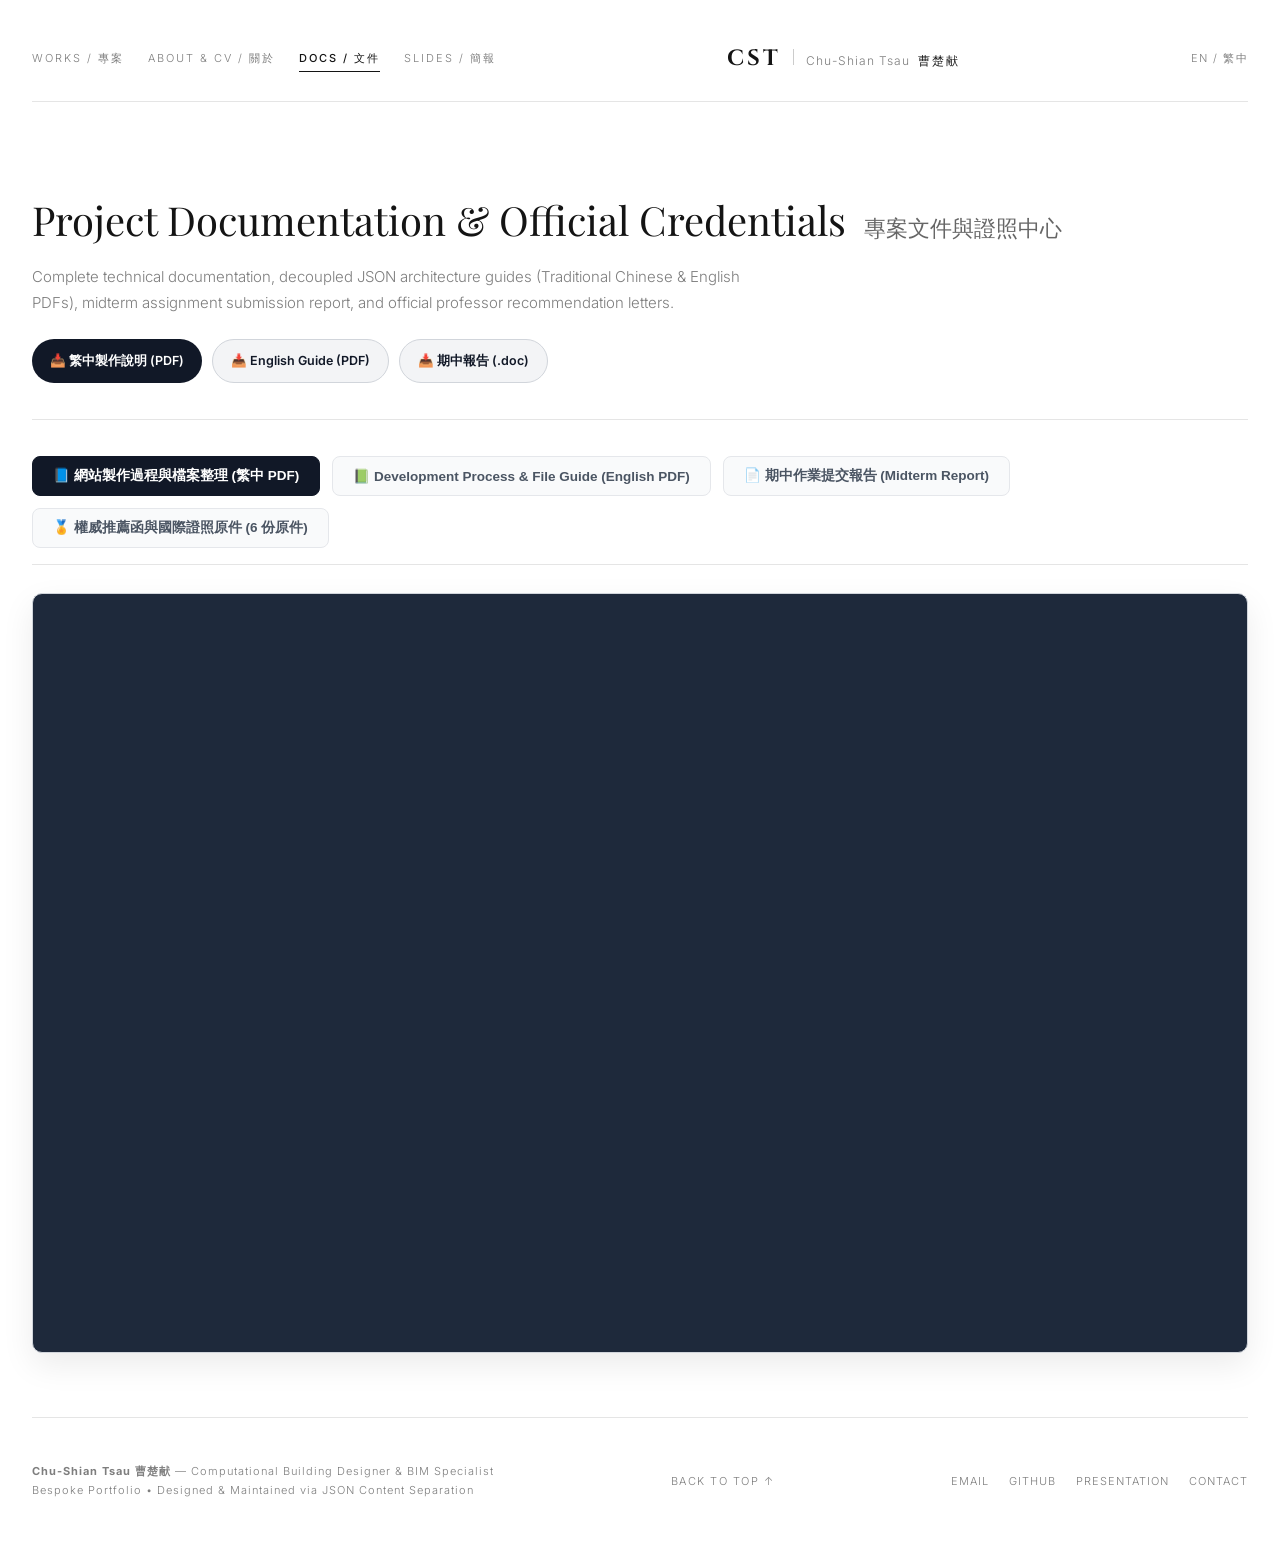
<file: docs.html>
<!DOCTYPE html>
<html lang="en">
<head>
  <meta charset="UTF-8" />
  <meta name="viewport" content="width=device-width, initial-scale=1.0" />
  <title>Documents & Reports | Chu-Shian Tsau 曹楚献</title>
  <meta name="description" content="Official development documentation, midterm submission report, certificates, and professor recommendation letters of Chu-Shian Tsau 曹楚献." />
  
  <!-- Typography Fonts -->
  <link rel="preconnect" href="https://fonts.googleapis.com">
  <link rel="preconnect" href="https://fonts.gstatic.com" crossorigin>
  <link href="https://fonts.googleapis.com/css2?family=Cinzel:wght@500;700&family=Inter:wght@300;400;500;600;700&family=Playfair+Display:ital,wght@0,400;0,500;1,400&family=JetBrains+Mono:wght@400;500&display=swap" rel="stylesheet">
  
  <link rel="stylesheet" href="./css/style.css" />
  <style>
    .docs-page-hero {
      padding: 48px 0 36px;
      border-bottom: 1px solid var(--border-color);
      margin-bottom: 36px;
      display: flex;
      justify-content: space-between;
      align-items: flex-end;
      flex-wrap: wrap;
      gap: 24px;
    }

    .docs-page-hero h1 {
      font-family: var(--font-serif);
      font-size: 40px;
      font-weight: 400;
      color: var(--text-dark);
      margin-bottom: 10px;
    }

    .docs-page-hero p {
      font-size: 15px;
      color: var(--text-muted);
      max-width: 720px;
      line-height: 1.7;
    }

    .docs-quick-downloads {
      display: flex;
      gap: 10px;
      flex-wrap: wrap;
    }

    .doc-dl-pill {
      display: inline-flex;
      align-items: center;
      gap: 8px;
      background: #111827;
      color: #fff;
      text-decoration: none;
      padding: 10px 18px;
      border-radius: 24px;
      font-size: 12.5px;
      font-weight: 600;
      transition: all 0.2s;
    }

    .doc-dl-pill:hover {
      background: #2563eb;
      transform: translateY(-2px);
    }

    .doc-dl-pill.secondary {
      background: #f3f4f6;
      color: #111827;
      border: 1px solid #d1d5db;
    }

    .doc-dl-pill.secondary:hover {
      background: #e5e7eb;
    }

    /* Interactive Document Tabs */
    .docs-tab-bar {
      display: flex;
      gap: 12px;
      border-bottom: 1px solid var(--border-color);
      padding-bottom: 16px;
      margin-bottom: 28px;
      flex-wrap: wrap;
    }

    .docs-tab-item {
      background: #f9fafb;
      border: 1px solid #e5e7eb;
      color: #4b5563;
      padding: 10px 20px;
      border-radius: 8px;
      font-size: 13.5px;
      font-weight: 600;
      cursor: pointer;
      transition: all 0.2s;
    }

    .docs-tab-item:hover {
      border-color: #111;
      color: #111;
    }

    .docs-tab-item.active {
      background: #111827;
      color: #fff;
      border-color: #111827;
    }

    .docs-tab-panel {
      display: none;
      margin-bottom: 64px;
    }

    .docs-tab-panel.active {
      display: block;
    }

    .pdf-frame-box {
      width: 100%;
      height: 760px;
      border: 1px solid #d1d5db;
      border-radius: 10px;
      overflow: hidden;
      background: #1e293b;
      box-shadow: 0 12px 32px rgba(0,0,0,0.08);
    }

    .pdf-frame-box iframe {
      width: 100%;
      height: 100%;
      border: none;
    }

    .creds-archive-grid {
      display: grid;
      grid-template-columns: repeat(3, 1fr);
      gap: 28px;
    }

    .cred-archive-card {
      background: #fff;
      border: 1px solid #e5e7eb;
      border-radius: 10px;
      overflow: hidden;
      box-shadow: 0 4px 16px rgba(0,0,0,0.04);
      display: flex;
      flex-direction: column;
      transition: transform 0.2s, box-shadow 0.2s;
    }

    .cred-archive-card:hover {
      transform: translateY(-4px);
      box-shadow: 0 12px 28px rgba(0,0,0,0.1);
    }

    .cred-archive-card img {
      width: 100%;
      height: 280px;
      object-fit: cover;
      object-position: top;
      border-bottom: 1px solid #eee;
    }

    .cred-archive-info {
      padding: 20px;
      flex: 1;
      display: flex;
      flex-direction: column;
      justify-content: space-between;
    }

    .cred-archive-info h3 {
      font-size: 16px;
      font-weight: 600;
      color: #111;
      margin-bottom: 8px;
    }

    .cred-archive-info p {
      font-size: 13px;
      color: #666;
      line-height: 1.6;
      margin-bottom: 16px;
    }

    @media (max-width: 900px) {
      .creds-archive-grid {
        grid-template-columns: 1fr;
      }
      .docs-page-hero {
        padding: 28px 0 24px;
      }
      .docs-page-hero h1 {
        font-size: 28px;
      }
      .pdf-frame-box {
        height: 520px;
      }
    }

    @media (max-width: 640px) {
      .docs-page-hero h1 {
        font-size: 24px;
      }
      .docs-tab-item {
        padding: 8px 12px;
        font-size: 12px;
        width: 100%;
        text-align: left;
      }
      .pdf-frame-box {
        height: 440px;
      }
    }
  </style>
</head>
<body>

  <div class="container">
    <!-- Top Global Navigation -->
    <header>
      <nav class="nav-left">
        <a href="index.html" class="nav-link">Works / 專案</a>
        <a href="about.html" class="nav-link">About & CV / 關於</a>
        <a href="docs.html" class="nav-link active">Docs / 文件</a>
        <a href="presentation.html" class="nav-link">Slides / 簡報</a>
      </nav>

      <a href="index.html" class="site-brand">
        <span class="brand-monogram">CST</span>
        <span class="brand-divider"></span>
        <span class="brand-names">
          <span>Chu-Shian Tsau</span>
          <span class="name-zh">曹楚献</span>
        </span>
      </a>

      <div class="nav-right">
        <span class="lang-toggle">EN / 繁中</span>
      </div>
    </header>

    <!-- Hero Title & Quick Downloads -->
    <section class="docs-page-hero">
      <div>
        <h1>Project Documentation & Official Credentials <span style="font-size:22px; color:#666; font-family:var(--font-sans); font-weight:300; margin-left:8px;">專案文件與證照中心</span></h1>
        <p>Complete technical documentation, decoupled JSON architecture guides (Traditional Chinese & English PDFs), midterm assignment submission report, and official professor recommendation letters.</p>
      </div>
      <div class="docs-quick-downloads">
        <a href="DEVELOPMENT_SUMMARY_ZH.pdf" class="doc-dl-pill" download>📥 繁中製作說明 (PDF)</a>
        <a href="DEVELOPMENT_SUMMARY_EN.pdf" class="doc-dl-pill secondary" download>📥 English Guide (PDF)</a>
        <a href="Midterm_Assignment_Submission_Chu-Shian_Tsau.doc" class="doc-dl-pill secondary" download>📥 期中報告 (.doc)</a>
      </div>
    </section>

    <!-- Document Sub-Tabs -->
    <div class="docs-tab-bar">
      <button class="docs-tab-item active" id="dtab-zh" onclick="switchDocsPageTab('zh')">
        📘 網站製作過程與檔案整理 (繁中 PDF)
      </button>
      <button class="docs-tab-item" id="dtab-en" onclick="switchDocsPageTab('en')">
        📗 Development Process & File Guide (English PDF)
      </button>
      <button class="docs-tab-item" id="dtab-report" onclick="switchDocsPageTab('report')">
        📄 期中作業提交報告 (Midterm Report)
      </button>
      <button class="docs-tab-item" id="dtab-creds" onclick="switchDocsPageTab('creds')">
        🏅 權威推薦函與國際證照原件 (6 份原件)
      </button>
    </div>

    <!-- Tab 1: Traditional Chinese PDF -->
    <div class="docs-tab-panel active" id="dpanel-zh">
      <div class="pdf-frame-box">
        <iframe src="DEVELOPMENT_SUMMARY_ZH.pdf" title="網站製作過程與檔案整理 PDF"></iframe>
      </div>
    </div>

    <!-- Tab 2: English PDF -->
    <div class="docs-tab-panel" id="dpanel-en">
      <div class="pdf-frame-box">
        <iframe src="DEVELOPMENT_SUMMARY_EN.pdf" title="Development Process and File Guide PDF"></iframe>
      </div>
    </div>

    <!-- Tab 3: Midterm Report -->
    <div class="docs-tab-panel" id="dpanel-report">
      <div class="pdf-frame-box" style="background:#fff;">
        <iframe src="Midterm_Assignment_Submission_Chu-Shian_Tsau.doc" title="Midterm Assignment Submission Report"></iframe>
      </div>
    </div>

    <!-- Tab 4: Credentials & Recommendation Letters -->
    <div class="docs-tab-panel" id="dpanel-creds">
      <div class="creds-archive-grid">
        <div class="cred-archive-card">
          <img src="assets/studio/rec_letter_chang.jpg" alt="張國章建築師推薦函">
          <div class="cred-archive-info">
            <div>
              <h3>張國章建築師 親筆推薦函</h3>
              <p>台北國際聯合建築師事務所主持建築師極力推薦，高度肯定 Revit 作業與 BIM 實務協調表現。</p>
            </div>
            <a href="assets/studio/rec_letter_chang.jpg" target="_blank" class="doc-dl-pill secondary" style="justify-content:center;">🔍 檢視高解析原圖</a>
          </div>
        </div>

        <div class="cred-archive-card">
          <img src="assets/studio/rec_letter_tsaih.jpg" alt="蔡欣君副教授推薦函">
          <div class="cred-archive-info">
            <div>
              <h3>蔡欣君副教授 親筆推薦函</h3>
              <p>國立臺灣科技大學建築系指導教授極力推薦，肯定學習態度積極自主與建築研究潛力。</p>
            </div>
            <a href="assets/studio/rec_letter_tsaih.jpg" target="_blank" class="doc-dl-pill secondary" style="justify-content:center;">🔍 檢視高解析原圖</a>
          </div>
        </div>

        <div class="cred-archive-card">
          <img src="assets/studio/rec_letter_tsai_mt.jpg" alt="蔡孟廷教授推薦函">
          <div class="cred-archive-info">
            <div>
              <h3>蔡孟廷教授 親筆推薦函</h3>
              <p>國立臺灣科技大學建築系教授極力推薦，肯定海外德國慕尼黑交換表現與國際競圖實力。</p>
            </div>
            <a href="assets/studio/rec_letter_tsai_mt.jpg" target="_blank" class="doc-dl-pill secondary" style="justify-content:center;">🔍 檢視高解析原圖</a>
          </div>
        </div>

        <div class="cred-archive-card">
          <img src="assets/studio/autodesk_revit_cert.jpg" alt="Autodesk Revit ACU 證照">
          <div class="cred-archive-info">
            <div>
              <h3>Autodesk Revit ACU 國際原廠認證</h3>
              <p>Autodesk Certified User in Revit Architecture 國際專業認證證書 (June 2023)。</p>
            </div>
            <a href="assets/studio/autodesk_revit_cert.jpg" target="_blank" class="doc-dl-pill secondary" style="justify-content:center;">🔍 檢視高解析原圖</a>
          </div>
        </div>

        <div class="cred-archive-card">
          <img src="assets/studio/ielts_score_cert.jpg" alt="IELTS 6.0 成績單">
          <div class="cred-archive-info">
            <div>
              <h3>IELTS 雅思國際英語測驗 (Overall 6.0)</h3>
              <p>CEFR B2 專業工作水平（聽力 6.0、口說 6.0、寫作 6.0），赴德國慕尼黑交換之官方英語檢定。</p>
            </div>
            <a href="assets/studio/ielts_score_cert.jpg" target="_blank" class="doc-dl-pill secondary" style="justify-content:center;">🔍 檢視高解析原圖</a>
          </div>
        </div>

        <div class="cred-archive-card">
          <img src="assets/studio/mooao_sun_wind_analysis.jpg" alt="微氣候分析圖板">
          <div class="cred-archive-info">
            <div>
              <h3>Autodesk Forma 微氣候與風場分析圖板</h3>
              <p>東北角阿吉師 MAOAO 餐廳基地之日照軌跡、太陽輻射與季風微氣候分析模擬圖面。</p>
            </div>
            <a href="assets/studio/mooao_sun_wind_analysis.jpg" target="_blank" class="doc-dl-pill secondary" style="justify-content:center;">🔍 檢視高解析原圖</a>
          </div>
        </div>
      </div>
    </div>

    <!-- Global Footer -->
    <footer>
      <div class="footer-left">
        <strong>Chu-Shian Tsau 曹楚献</strong> — Computational Building Designer & BIM Specialist<br />
        Bespoke Portfolio • Designed & Maintained via JSON Content Separation
      </div>
      <div>
        <a href="#" class="footer-back-top" onclick="window.scrollTo({top:0, behavior:'smooth'}); return false;">Back to Top &uarr;</a>
      </div>
      <div class="footer-links">
        <a href="mailto:marc60809@gmail.com">Email</a>
        <a href="https://github.com/marc60809-creator/portfolio" target="_blank" rel="noopener">GitHub</a>
        <a href="presentation.html">Presentation</a>
        <a href="about.html">Contact</a>
      </div>
    </footer>
  </div>

  <script>
    function switchDocsPageTab(key) {
      document.querySelectorAll('.docs-tab-item').forEach(b => b.classList.remove('active'));
      document.querySelectorAll('.docs-tab-panel').forEach(p => p.classList.remove('active'));

      const btn = document.getElementById('dtab-' + key);
      const panel = document.getElementById('dpanel-' + key);
      if (btn) btn.classList.add('active');
      if (panel) panel.classList.add('active');
    }
  </script>
  <script src="./js/cv.js"></script>
</body>
</html>
</file>
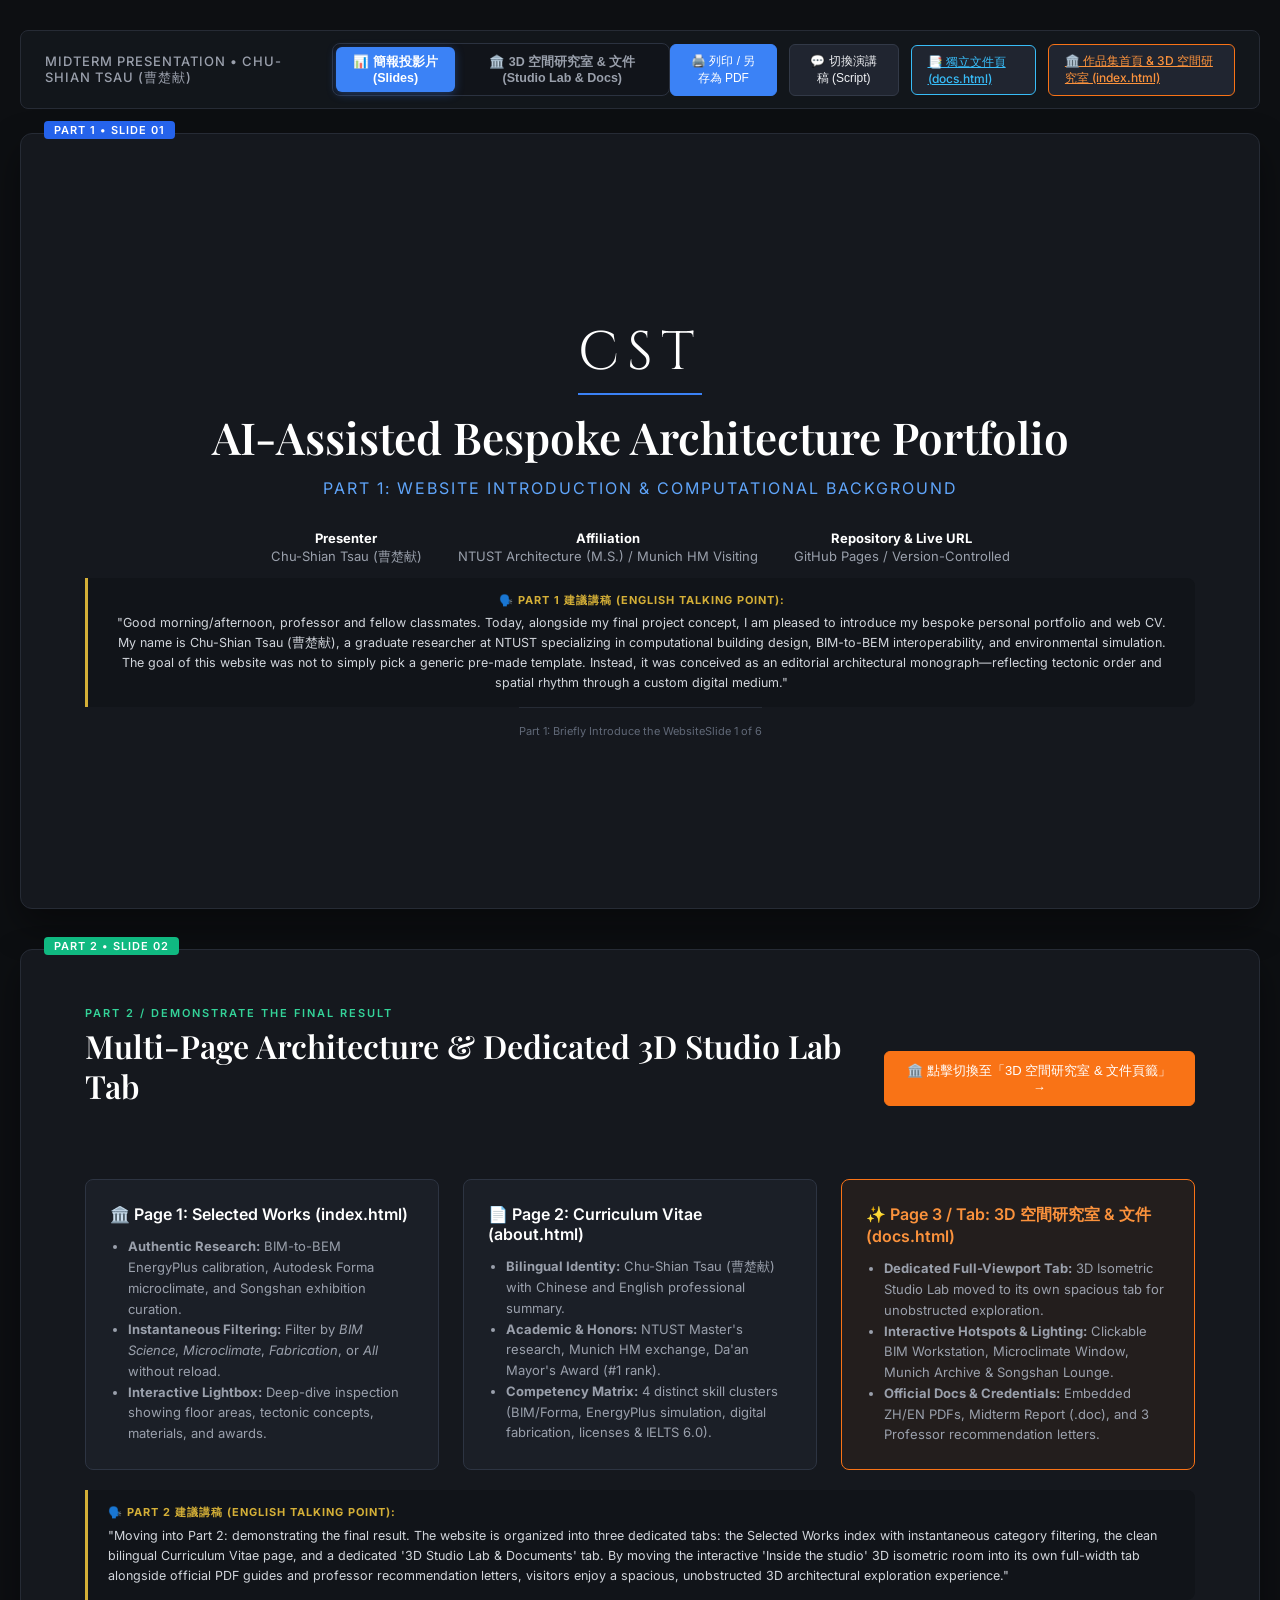
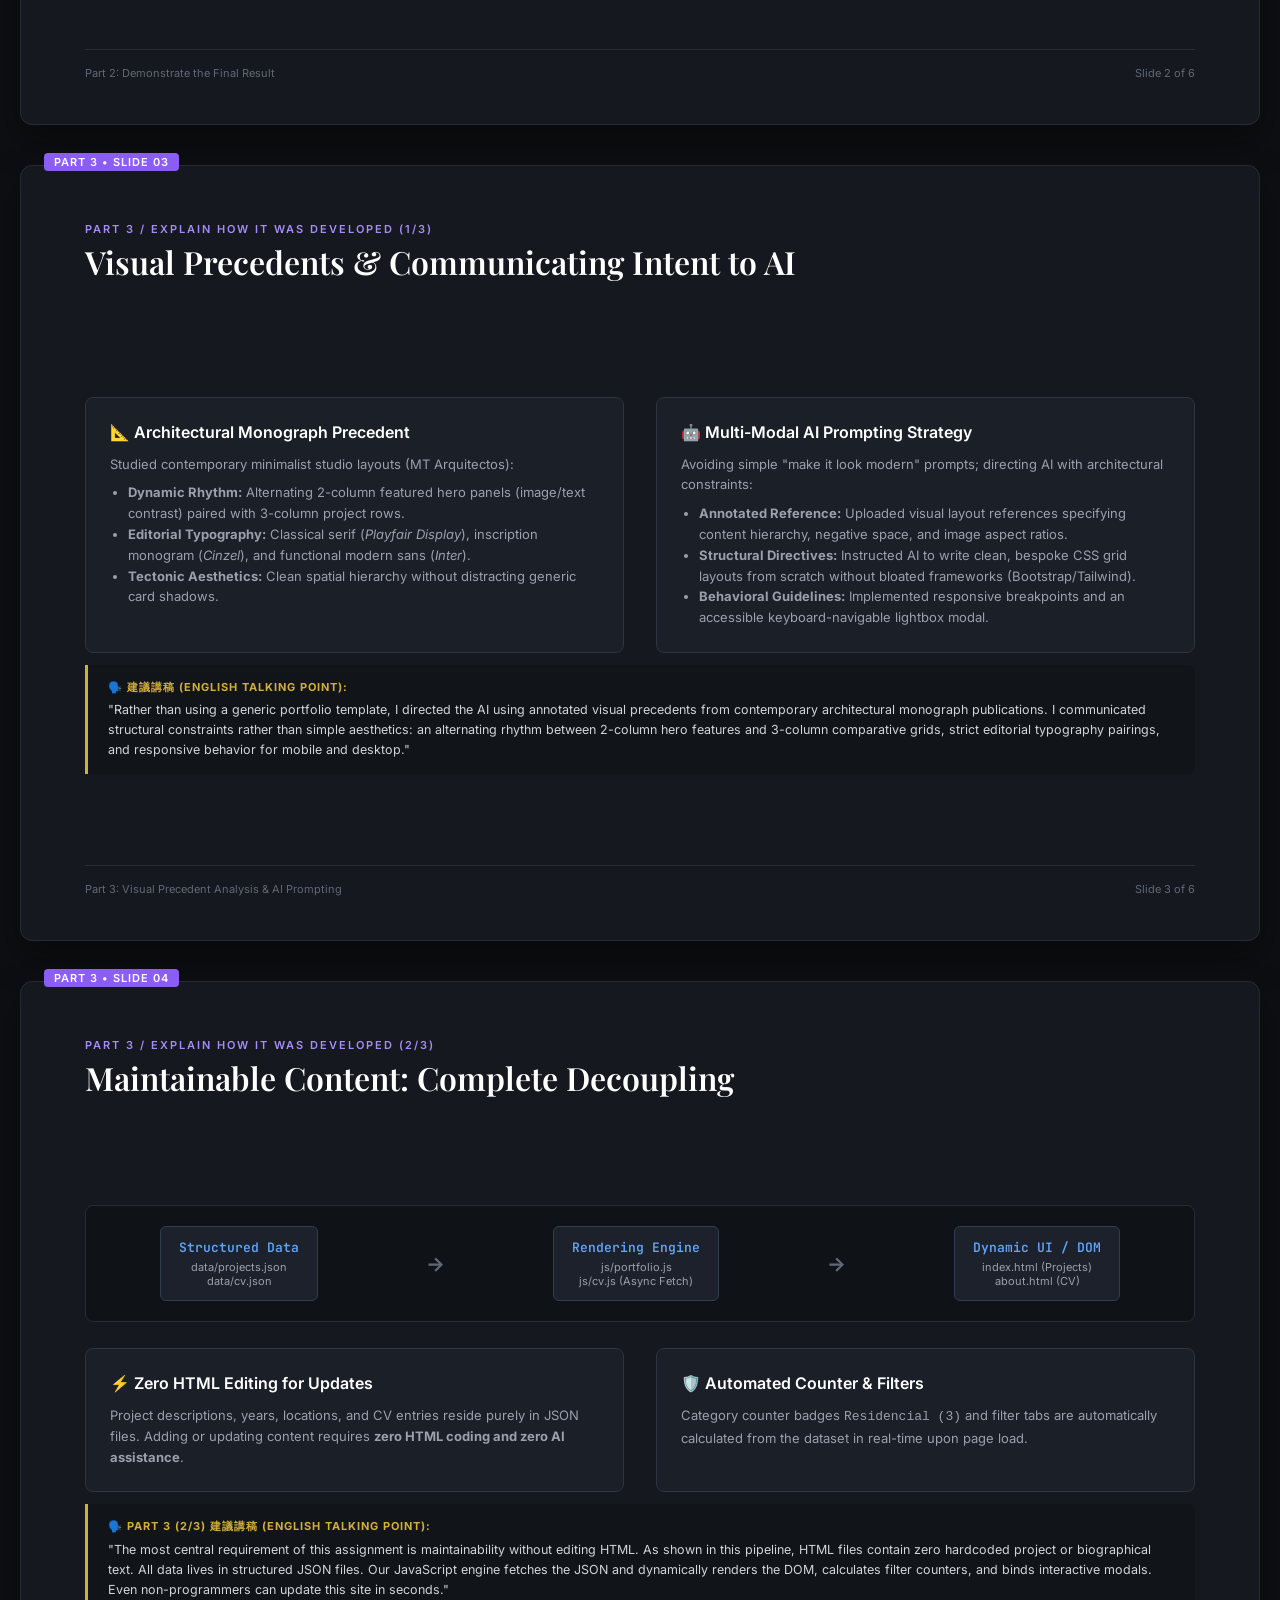
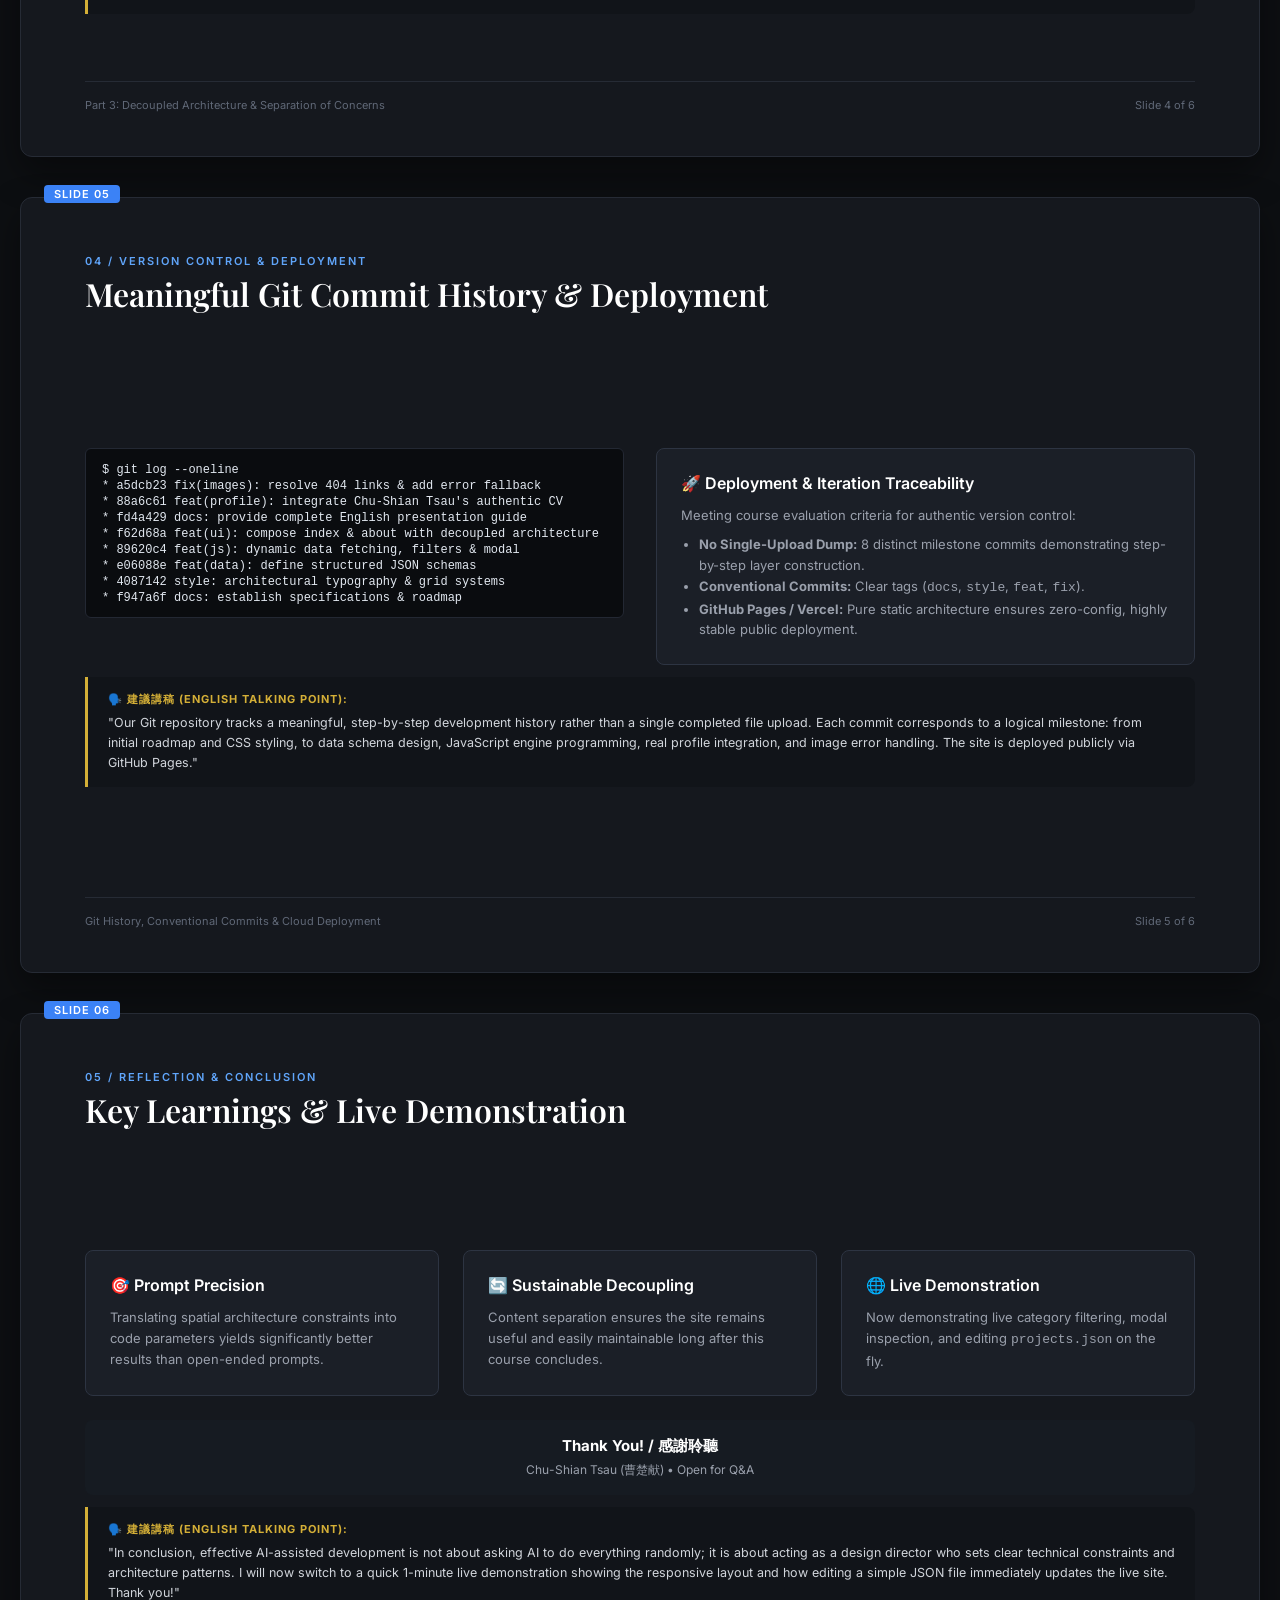
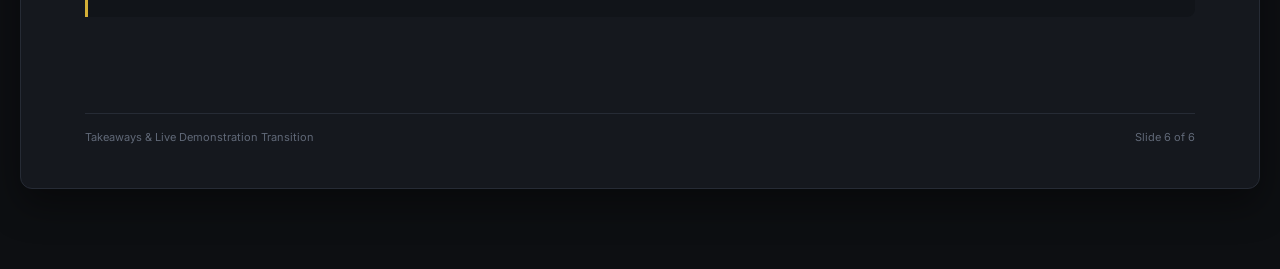
<file: presentation.html>
<!DOCTYPE html>
<html lang="en">
<head>
  <meta charset="UTF-8" />
  <meta name="viewport" content="width=device-width, initial-scale=1.0" />
  <title>Midterm Presentation: AI-Assisted Bespoke Architecture Portfolio</title>
  <link rel="preconnect" href="https://fonts.googleapis.com">
  <link rel="preconnect" href="https://fonts.gstatic.com" crossorigin>
  <link href="https://fonts.googleapis.com/css2?family=Cinzel:wght@600;700&family=Inter:wght@300;400;500;600;700&family=Playfair+Display:ital,wght@0,400;0,600;1,400&family=JetBrains+Mono:wght@400;500&display=swap" rel="stylesheet">
  
  <style>
    :root {
      --bg: #0d0f12;
      --card-bg: #15181e;
      --card-border: #262b35;
      --text-main: #f0f2f5;
      --text-muted: #9aa0ac;
      --text-dim: #606877;
      --accent: #3b82f6;
      --accent-light: #60a5fa;
      --gold: #d4af37;
      --green: #10b981;
      --font-serif: 'Playfair Display', Georgia, serif;
      --font-sans: 'Inter', -apple-system, sans-serif;
      --font-mono: 'JetBrains Mono', monospace;
      --slide-width: 1380px;
      --slide-height: 776px; /* Spacious 16:9 presentation canvas */
    }

    * { box-sizing: border-box; margin: 0; padding: 0; }

    body {
      background-color: var(--bg);
      color: var(--text-main);
      font-family: var(--font-sans);
      overflow-x: hidden;
      display: flex;
      flex-direction: column;
      align-items: center;
      padding: 30px 20px 80px;
    }

    /* Presentation Header Toolbar */
    .top-toolbar {
      width: 100%;
      max-width: var(--slide-width);
      display: flex;
      justify-content: space-between;
      align-items: center;
      padding: 12px 24px;
      background: rgba(21, 24, 30, 0.85);
      backdrop-filter: blur(8px);
      border: 1px solid var(--card-border);
      border-radius: 8px;
      margin-bottom: 24px;
      position: sticky;
      top: 16px;
      z-index: 100;
    }

    .toolbar-title {
      font-size: 13px;
      font-weight: 500;
      letter-spacing: 1px;
      color: var(--text-muted);
      text-transform: uppercase;
    }

    .toolbar-actions {
      display: flex;
      gap: 12px;
      align-items: center;
    }

    .btn {
      background: #202530;
      color: var(--text-main);
      border: 1px solid #323947;
      padding: 8px 16px;
      border-radius: 6px;
      font-size: 12px;
      font-weight: 500;
      cursor: pointer;
      display: inline-flex;
      align-items: center;
      gap: 6px;
      transition: all 0.2s;
    }

    .btn:hover {
      background: var(--accent);
      border-color: var(--accent);
      color: #fff;
    }

    .btn-primary {
      background: var(--accent);
      border-color: var(--accent);
      color: #fff;
    }

    /* Top View Switcher Tabs (Slides vs Documents) */
    .view-tabs {
      display: inline-flex;
      background: #11141a;
      border: 1px solid #2b3240;
      border-radius: 8px;
      padding: 3px;
      gap: 4px;
    }

    .view-tab-btn {
      background: transparent;
      color: var(--text-muted);
      border: none;
      padding: 7px 16px;
      border-radius: 6px;
      font-size: 12.5px;
      font-weight: 600;
      cursor: pointer;
      display: inline-flex;
      align-items: center;
      gap: 6px;
      transition: all 0.2s ease;
    }

    .view-tab-btn:hover {
      color: #fff;
      background: rgba(255,255,255,0.05);
    }

    .view-tab-btn.active {
      background: var(--accent);
      color: #fff;
      box-shadow: 0 2px 10px rgba(59, 130, 246, 0.35);
    }

    /* Documents Center Panel in presentation.html */
    .docs-deck-container {
      display: none;
      width: 100%;
      max-width: var(--slide-width);
      background: var(--card-bg);
      border: 1px solid var(--card-border);
      border-radius: 12px;
      padding: 36px 44px;
      box-shadow: 0 16px 36px rgba(0,0,0,0.4);
    }

    .docs-deck-container.active {
      display: block;
    }

    .docs-header-bar {
      display: flex;
      justify-content: space-between;
      align-items: flex-end;
      border-bottom: 1px solid var(--card-border);
      padding-bottom: 20px;
      margin-bottom: 24px;
      flex-wrap: wrap;
      gap: 16px;
    }

    .docs-subtabs {
      display: flex;
      gap: 10px;
      margin-bottom: 24px;
      flex-wrap: wrap;
    }

    .doc-subtab-btn {
      background: #1b2029;
      border: 1px solid #2e3646;
      color: #cbd5e1;
      padding: 10px 18px;
      border-radius: 8px;
      font-size: 13px;
      font-weight: 600;
      cursor: pointer;
      display: inline-flex;
      align-items: center;
      gap: 8px;
      transition: all 0.2s;
    }

    .doc-subtab-btn:hover {
      border-color: #60a5fa;
      color: #fff;
    }

    .doc-subtab-btn.active {
      background: rgba(59, 130, 246, 0.16);
      border-color: #3b82f6;
      color: #60a5fa;
    }

    .doc-pane {
      display: none;
    }

    .doc-pane.active {
      display: block;
    }

    .doc-viewer-frame {
      width: 100%;
      height: 620px;
      border: 1px solid #2e3646;
      border-radius: 8px;
      background: #0f1217;
    }

    .doc-cards-grid {
      display: grid;
      grid-template-columns: repeat(3, 1fr);
      gap: 20px;
    }

    .doc-credential-card {
      background: #1b2029;
      border: 1px solid #2d3545;
      border-radius: 10px;
      overflow: hidden;
      display: flex;
      flex-direction: column;
      transition: transform 0.2s, border-color 0.2s;
    }

    .doc-credential-card:hover {
      transform: translateY(-3px);
      border-color: #f97316;
    }

    .doc-credential-card img {
      width: 100%;
      height: 220px;
      object-fit: cover;
      object-position: top;
      border-bottom: 1px solid #2d3545;
    }

    .doc-credential-body {
      padding: 16px;
      flex: 1;
      display: flex;
      flex-direction: column;
      justify-content: space-between;
    }

    .doc-credential-body h4 {
      font-size: 14.5px;
      color: #fff;
      margin-bottom: 6px;
    }

    .doc-credential-body p {
      font-size: 12px;
      color: var(--text-muted);
      line-height: 1.5;
      margin-bottom: 12px;
    }

    /* Slide Deck Container */
    .slides-deck {
      display: flex;
      flex-direction: column;
      gap: 40px;
      width: 100%;
      max-width: var(--slide-width);
    }

    /* Individual Slide */
    .slide-wrapper {
      position: relative;
    }

    .slide-label {
      position: absolute;
      top: -12px;
      left: 24px;
      background: var(--accent);
      color: #fff;
      font-size: 11px;
      font-weight: 600;
      text-transform: uppercase;
      letter-spacing: 1px;
      padding: 2px 10px;
      border-radius: 4px;
      z-index: 2;
    }

    .slide {
      width: 100%;
      height: var(--slide-height);
      background: var(--card-bg);
      border: 1px solid var(--card-border);
      border-radius: 12px;
      padding: 56px 64px 44px;
      display: flex;
      flex-direction: column;
      justify-content: space-between;
      box-shadow: 0 16px 36px rgba(0,0,0,0.4);
      position: relative;
      overflow: hidden;
    }

    .slide-header {
      margin-bottom: 24px;
    }

    .slide-tag {
      font-size: 11px;
      text-transform: uppercase;
      letter-spacing: 2px;
      color: var(--accent-light);
      margin-bottom: 6px;
      display: block;
      font-weight: 600;
    }

    .slide-title {
      font-family: var(--font-serif);
      font-size: 32px;
      font-weight: 600;
      line-height: 1.25;
      color: #fff;
    }

    .slide-title span {
      color: var(--text-muted);
      font-family: var(--font-sans);
      font-size: 20px;
      font-weight: 300;
      margin-left: 10px;
    }

    .slide-body {
      flex: 1;
      display: flex;
      flex-direction: column;
      justify-content: center;
    }

    .slide-footer {
      display: flex;
      justify-content: space-between;
      align-items: center;
      border-top: 1px solid var(--card-border);
      padding-top: 16px;
      font-size: 11px;
      color: var(--text-dim);
    }

    /* Script Callout Box */
    .script-box {
      margin-top: 12px;
      background: #111419;
      border-left: 3px solid var(--gold);
      border-radius: 0 8px 8px 0;
      padding: 14px 20px;
      font-size: 12.5px;
      line-height: 1.6;
      color: #d1d5db;
    }

    .script-box strong {
      color: var(--gold);
      text-transform: uppercase;
      letter-spacing: 1px;
      font-size: 11px;
      display: block;
      margin-bottom: 4px;
    }

    /* Grid & Layout Components for Slides */
    .grid-2 {
      display: grid;
      grid-template-columns: 1fr 1fr;
      gap: 32px;
    }

    .grid-3 {
      display: grid;
      grid-template-columns: repeat(3, 1fr);
      gap: 24px;
    }

    .feature-card {
      background: #1b1f27;
      border: 1px solid #2d3442;
      border-radius: 8px;
      padding: 24px;
    }

    .feature-card h3 {
      font-size: 16px;
      font-weight: 600;
      color: #fff;
      margin-bottom: 12px;
      display: flex;
      align-items: center;
      gap: 8px;
    }

    .feature-card p, .feature-card li {
      font-size: 13px;
      color: var(--text-muted);
      line-height: 1.6;
    }

    .feature-card ul {
      margin-left: 18px;
      margin-top: 8px;
    }

    .slide-studio-preview {
      display: grid;
      grid-template-columns: 330px 1fr;
      gap: 24px;
      align-items: stretch;
      height: 100%;
    }

    .slide-studio-preview .studio-info-col {
      display: flex;
      flex-direction: column;
      justify-content: space-between;
      gap: 12px;
    }

    .slide-studio-preview .studio-visual-col {
      background: #12161c;
      border: 1px solid #2d3442;
      border-radius: 10px;
      overflow: hidden;
      position: relative;
      display: flex;
      flex-direction: column;
      box-shadow: 0 16px 40px rgba(0,0,0,0.5);
      min-height: 475px;
    }

    /* Interactive 3D Studio Lab inside Slide 2 */
    .pres-studio-topbar {
      display: flex;
      justify-content: space-between;
      align-items: center;
      padding: 10px 18px;
      background: rgba(13, 18, 25, 0.95);
      border-bottom: 1px solid rgba(255,255,255,0.08);
      z-index: 10;
    }

    .pres-studio-title {
      font-size: 13.5px;
      font-weight: 600;
      color: #fff;
      display: flex;
      align-items: center;
      gap: 8px;
    }

    .pres-studio-badge {
      background: #f97316;
      color: #fff;
      font-size: 10px;
      font-weight: 700;
      letter-spacing: 0.8px;
      padding: 2px 8px;
      border-radius: 4px;
      text-transform: uppercase;
    }

    .pres-studio-btns {
      display: flex;
      gap: 8px;
      align-items: center;
    }

    .pres-studio-btn {
      background: rgba(255,255,255,0.07);
      border: 1px solid rgba(255,255,255,0.16);
      color: #e2e8f0;
      font-size: 10px;
      font-weight: 600;
      letter-spacing: 0.8px;
      padding: 4px 10px;
      border-radius: 14px;
      cursor: pointer;
      transition: all 0.2s;
    }

    .pres-studio-btn:hover, .pres-studio-btn.active {
      background: #fff;
      color: #0f172a;
      border-color: #fff;
    }

    .pres-studio-viewport {
      position: relative;
      flex: 1;
      width: 100%;
      background: #161b22;
      overflow: hidden;
      cursor: grab;
      user-select: none;
    }

    .pres-studio-viewport.dragging {
      cursor: grabbing;
    }

    /* Interactive Navigation HUD — Docked Flush & Aligned with Top Bar */
    .studio-nav-hud {
      position: relative;
      width: 100%;
      box-sizing: border-box;
      z-index: 20;
      display: flex;
      align-items: center;
      flex-wrap: wrap;
      gap: 6px;
      background: rgba(15, 23, 42, 0.96);
      backdrop-filter: blur(8px);
      border-bottom: 1px solid rgba(255, 255, 255, 0.12);
      padding: 8px 24px;
    }

    .hud-btn {
      width: 30px;
      height: 30px;
      border-radius: 6px;
      border: 1px solid rgba(255, 255, 255, 0.16);
      background: rgba(255, 255, 255, 0.06);
      color: #f8fafc;
      font-size: 13px;
      font-weight: 700;
      cursor: pointer;
      display: flex;
      align-items: center;
      justify-content: center;
      transition: all 0.15s ease;
    }

    .hud-btn:hover {
      background: rgba(249, 115, 22, 0.25);
      border-color: #f97316;
      color: #fff;
    }

    .hud-zoom-label {
      font-family: var(--font-mono);
      font-size: 11px;
      color: #38bdf8;
      min-width: 44px;
      text-align: center;
      font-weight: 700;
    }

    .hud-divider {
      width: 1px;
      height: 20px;
      background: rgba(255, 255, 255, 0.15);
      margin: 0 4px;
    }

    .hud-hint {
      font-family: var(--font-mono);
      font-size: 11px;
      color: #cbd5e1;
      margin-left: auto;
      white-space: nowrap;
      letter-spacing: 0.3px;
    }

    #presStudioCanvas {
      width: 100%;
      height: 100%;
      display: block;
    }

    .pres-pin {
      position: absolute;
      display: flex;
      align-items: center;
      gap: 0;
      cursor: pointer;
      z-index: 15;
      transform: translate(-11px, -11px);
      transition: transform 0.2s ease, z-index 0s;
    }

    .pres-pin:hover {
      z-index: 22;
    }

    .pres-pin.active {
      z-index: 26;
    }

    .pres-pin-dot {
      width: 22px;
      height: 22px;
      border-radius: 50%;
      background: rgba(249, 115, 22, 0.92);
      border: 2px solid #fff;
      box-shadow: 0 0 12px rgba(249,115,22,0.95);
      display: inline-flex;
      align-items: center;
      justify-content: center;
      font-family: var(--font-mono);
      font-size: 9.5px;
      font-weight: 800;
      color: #fff;
      flex-shrink: 0;
      transition: all 0.2s ease;
    }

    .pres-pin:hover .pres-pin-dot {
      transform: scale(1.14);
      background: #ea580c;
    }

    .pres-pin.active .pres-pin-dot {
      background: #38bdf8;
      box-shadow: 0 0 16px #38bdf8;
      transform: scale(1.15);
    }

    .pres-pin-label {
      display: inline-flex;
      align-items: center;
      gap: 6px;
      background: rgba(15, 23, 42, 0.94);
      border: 0px solid rgba(255,255,255,0);
      color: #f8fafc;
      font-size: 11px;
      font-weight: 600;
      padding: 0;
      margin-left: 0;
      max-width: 0;
      opacity: 0;
      overflow: hidden;
      border-radius: 16px;
      white-space: nowrap;
      backdrop-filter: blur(4px);
      pointer-events: none;
      transform: translateX(-6px) scale(0.92);
      transition: max-width 0.28s cubic-bezier(0.16, 1, 0.3, 1),
                  opacity 0.22s ease,
                  padding 0.25s ease,
                  margin-left 0.25s ease,
                  transform 0.25s ease;
    }

    .pres-pin.active .pres-pin-label {
      max-width: 280px;
      opacity: 1;
      padding: 4px 10px 4px 5px;
      margin-left: 7px;
      border: 1px solid #f97316;
      color: #fb923c;
      background: rgba(15, 23, 42, 0.96);
      box-shadow: 0 6px 18px rgba(0, 0, 0, 0.55), 0 0 16px rgba(249, 115, 22, 0.35);
      pointer-events: auto;
      transform: translateX(0) scale(1);
    }

    .pres-sheet-stamp {
      position: absolute;
      bottom: 14px;
      left: 16px;
      border: 1px solid rgba(255,255,255,0.22);
      background: rgba(15, 23, 42, 0.78);
      backdrop-filter: blur(4px);
      padding: 7px 12px;
      font-family: var(--font-mono);
      font-size: 9.5px;
      line-height: 1.45;
      color: #cbd5e1;
      letter-spacing: 0.5px;
      z-index: 12;
    }

    .pres-project-card {
      position: absolute;
      bottom: 14px;
      right: 16px;
      width: 270px;
      background: rgba(17, 22, 29, 0.94);
      backdrop-filter: blur(10px);
      border: 1px solid rgba(255,255,255,0.18);
      border-radius: 8px;
      padding: 12px 14px;
      box-shadow: 0 12px 28px rgba(0,0,0,0.55);
      z-index: 15;
      transition: opacity 0.25s ease, transform 0.25s ease;
    }

    .pres-project-card.collapsed {
      opacity: 0;
      pointer-events: none;
      transform: translateY(14px) scale(0.96);
    }

    .pres-card-tag {
      font-size: 9px;
      font-weight: 700;
      letter-spacing: 1.2px;
      color: #f97316;
      margin-bottom: 4px;
    }

    .pres-card-title {
      font-size: 13.5px;
      font-weight: 700;
      color: #fff;
      margin-bottom: 2px;
    }

    .pres-card-sub {
      font-size: 9.5px;
      color: #94a3b8;
      letter-spacing: 0.5px;
      margin-bottom: 6px;
    }

    .pres-card-desc {
      font-size: 11px;
      color: #cbd5e1;
      line-height: 1.45;
      margin-bottom: 10px;
    }

    .pres-card-btn {
      display: block;
      text-align: center;
      background: #f97316;
      color: #fff;
      text-decoration: none;
      font-size: 10.5px;
      font-weight: 700;
      letter-spacing: 0.8px;
      padding: 6px 12px;
      border-radius: 16px;
      transition: background 0.2s;
    }

    .pres-card-btn:hover {
      background: #ea580c;
    }

    /* Workflow Diagram Box */
    .flow-diagram {
      background: #0f1217;
      border: 1px solid #262c38;
      border-radius: 8px;
      padding: 20px;
      display: flex;
      align-items: center;
      justify-content: space-around;
      margin: 16px 0;
    }

    .flow-step {
      text-align: center;
      padding: 12px 18px;
      background: #1c212c;
      border-radius: 6px;
      border: 1px solid #343d4f;
    }

    .flow-step .step-title {
      font-family: var(--font-mono);
      font-size: 13px;
      font-weight: 600;
      color: var(--accent-light);
    }

    .flow-step .step-desc {
      font-size: 11px;
      color: var(--text-muted);
      margin-top: 4px;
    }

    .flow-arrow {
      color: var(--text-dim);
      font-size: 20px;
      font-weight: bold;
    }

    /* Code block */
    pre {
      background: #0a0c0f;
      border: 1px solid #232833;
      border-radius: 6px;
      padding: 12px 16px;
      font-family: var(--font-mono);
      font-size: 12px;
      color: #e2e8f0;
      overflow-x: auto;
    }

    /* Title Slide Specifics */
    .slide-title-hero {
      text-align: center;
      justify-content: center;
      align-items: center;
    }

    .title-monogram {
      font-family: 'Cinzel', serif;
      font-size: 54px;
      letter-spacing: 8px;
      color: #fff;
      margin-bottom: 12px;
      border-bottom: 2px solid var(--accent);
      display: inline-block;
      padding-bottom: 4px;
    }

    .main-hero-title {
      font-family: var(--font-serif);
      font-size: 44px;
      font-weight: 600;
      color: #fff;
      margin-bottom: 12px;
    }

    .hero-subtitle {
      font-size: 16px;
      color: var(--accent-light);
      letter-spacing: 2px;
      text-transform: uppercase;
      margin-bottom: 32px;
    }

    .hero-meta-grid {
      display: flex;
      gap: 36px;
      justify-content: center;
      font-size: 13px;
      color: var(--text-muted);
    }

    .hero-meta-item strong {
      color: #fff;
      display: block;
      margin-bottom: 2px;
    }

    /* Mobile & Tablet Responsive Layout */
    @media (max-width: 960px) {
      body {
        padding: 14px 12px 48px;
      }
      .top-toolbar {
        flex-wrap: wrap;
        gap: 10px;
        padding: 10px 14px;
        position: relative;
        top: 0;
      }
      .toolbar-actions {
        flex-wrap: wrap;
        gap: 8px;
        width: 100%;
      }
      .slide {
        height: auto;
        min-height: auto;
        padding: 32px 24px 28px;
      }
      .grid-2, .grid-3, .slide-studio-preview, .doc-cards-grid {
        grid-template-columns: 1fr;
        gap: 18px;
      }
      .docs-deck-container {
        padding: 22px 16px;
      }
      .pres-studio-topbar {
        flex-wrap: wrap;
        gap: 8px;
        padding: 12px 14px !important;
      }
      .studio-nav-hud {
        padding: 8px 14px;
      }
      .hud-hint {
        width: 100%;
        margin-left: 0;
        margin-top: 4px;
        white-space: normal;
        font-size: 10px;
      }
      #presStudioViewport {
        height: 440px !important;
      }
    }

    @media (max-width: 640px) {
      .view-tabs {
        width: 100%;
        display: flex;
      }
      .view-tab-btn {
        flex: 1;
        justify-content: center;
        padding: 7px 8px;
        font-size: 11px;
      }
      .btn {
        font-size: 11px;
        padding: 6px 10px;
      }
      .slide {
        padding: 24px 16px 20px;
      }
      .slide-title {
        font-size: 22px !important;
      }
      .main-hero-title {
        font-size: 28px;
      }
      .title-monogram {
        font-size: 36px;
      }
      .hero-meta-grid {
        flex-direction: column;
        gap: 12px;
      }
      .flow-diagram {
        flex-direction: column;
        gap: 10px;
      }
      .pres-studio-title {
        font-size: 13px !important;
        flex-wrap: wrap;
      }
      .pres-studio-btns {
        flex-wrap: wrap;
        gap: 6px !important;
        width: 100%;
      }
      .pres-studio-btn {
        font-size: 10px !important;
        padding: 5px 9px !important;
      }
      .studio-nav-hud {
        padding: 6px 12px;
        gap: 4px;
      }
      .hud-btn {
        width: 26px;
        height: 26px;
        font-size: 11px;
      }
      #presStudioViewport {
        height: 380px !important;
      }
      .pres-pin-dot {
        width: 19px;
        height: 19px;
        font-size: 8.5px;
      }
      .pres-pin.active .pres-pin-label {
        max-width: 200px;
        font-size: 10px;
      }
      .pres-project-card {
        left: 10px;
        right: 10px;
        bottom: 10px;
        width: auto;
        padding: 10px 12px;
        max-height: 60%;
        overflow-y: auto;
      }
    }

    /* Print / PDF Mode */
    @media print {
      body {
        background: #fff;
        color: #000;
        padding: 0;
      }
      .top-toolbar {
        display: none !important;
      }
      .slide-wrapper {
        page-break-after: always;
        break-after: page;
        margin-bottom: 0;
      }
      .slide {
        width: 100vw;
        height: 100vh;
        border: none;
        border-radius: 0;
        box-shadow: none;
        background: #fff;
        color: #111;
        padding: 40px;
      }
      .slide-title, .feature-card h3, .main-hero-title, .title-monogram {
        color: #000;
      }
      .feature-card, .flow-step {
        background: #f7f7f7;
        border: 1px solid #ddd;
      }
      .script-box {
        background: #f9f9f9;
        border-left: 3px solid #666;
        color: #333;
      }
      .script-box strong {
        color: #111;
      }
      .flow-diagram {
        background: #fafafa;
        border: 1px solid #eee;
      }
      pre {
        background: #f5f5f5;
        color: #222;
        border-color: #ddd;
      }
    }
  </style>
</head>
<body>

  <!-- Top Toolbar -->
  <header class="top-toolbar">
    <div style="display:flex; align-items:center; gap: 18px;">
      <div class="toolbar-title">
        Midterm Presentation • Chu-Shian Tsau (曹楚献)
      </div>
      <!-- Main View Switcher Tabs -->
      <div class="view-tabs">
        <button class="view-tab-btn active" id="tabBtnSlides" onclick="switchPresView('slides')">
          📊 簡報投影片 (Slides)
        </button>
        <button class="view-tab-btn" id="tabBtnDocs" onclick="switchPresView('docs')">
          🏛️ 3D 空間研究室 & 文件 (Studio Lab & Docs)
        </button>
      </div>
    </div>
    <div class="toolbar-actions">
      <button class="btn btn-primary" onclick="window.print()">
        🖨️ 列印 / 另存為 PDF
      </button>
      <button class="btn" onclick="toggleScriptBox()">
        💬 切換演講稿 (Script)
      </button>
      <a href="./docs.html?v=3" class="btn" target="_blank" style="border-color:#38bdf8; color:#38bdf8;">
        📑 獨立文件頁 (docs.html)
      </a>
      <a href="./index.html?v=3" class="btn" target="_blank" style="border-color:#f97316; color:#fb923c;">
        🏛️ 作品集首頁 & 3D 空間研究室 (index.html)
      </a>
    </div>
  </header>

  <!-- Presentation Slides -->
  <main class="slides-deck" id="slidesDeckView">

    <!-- SLIDE 1: Title (Part 1: Introduce the Website) -->
    <div class="slide-wrapper">
      <span class="slide-label" style="background:#2563eb;">Part 1 • Slide 01</span>
      <section class="slide slide-title-hero">
        <div class="title-monogram">CST</div>
        <h1 class="main-hero-title">AI-Assisted Bespoke Architecture Portfolio</h1>
        <p class="hero-subtitle">Part 1: Website Introduction & Computational Background</p>
        
        <div class="hero-meta-grid">
          <div class="hero-meta-item">
            <strong>Presenter</strong>
            Chu-Shian Tsau (曹楚献)
          </div>
          <div class="hero-meta-item">
            <strong>Affiliation</strong>
            NTUST Architecture (M.S.) / Munich HM Visiting
          </div>
          <div class="hero-meta-item">
            <strong>Repository & Live URL</strong>
            GitHub Pages / Version-Controlled
          </div>
        </div>

        <div class="script-box">
          <strong>🗣️ Part 1 建議講稿 (English Talking Point):</strong>
          "Good morning/afternoon, professor and fellow classmates. Today, alongside my final project concept, I am pleased to introduce my bespoke personal portfolio and web CV. My name is Chu-Shian Tsau (曹楚献), a graduate researcher at NTUST specializing in computational building design, BIM-to-BEM interoperability, and environmental simulation. The goal of this website was not to simply pick a generic pre-made template. Instead, it was conceived as an editorial architectural monograph—reflecting tectonic order and spatial rhythm through a custom digital medium."
        </div>
        
        <div class="slide-footer">
          <span>Part 1: Briefly Introduce the Website</span>
          <span>Slide 1 of 6</span>
        </div>
      </section>
    </div>

    <!-- SLIDE 2: Demonstrate the Final Result (Part 2) -->
    <div class="slide-wrapper">
      <span class="slide-label" style="background:#10b981;">Part 2 • Slide 02</span>
      <section class="slide">
        <div class="slide-header" style="display:flex; justify-content:space-between; align-items:flex-end;">
          <div>
            <span class="slide-tag" style="color:#34d399;">Part 2 / Demonstrate the Final Result</span>
            <h2 class="slide-title">Multi-Page Architecture & Dedicated 3D Studio Lab Tab</h2>
          </div>
          <button class="btn btn-primary" onclick="switchPresView('docs')" style="background:#f97316; border-color:#f97316; font-size:13px; padding:10px 18px;">
            🏛️ 點擊切換至「3D 空間研究室 & 文件頁籤」 &rarr;
          </button>
        </div>

        <div class="slide-body">
          <div class="grid-3">
            <div class="feature-card">
              <h3>🏛️ Page 1: Selected Works (index.html)</h3>
              <ul>
                <li><strong>Authentic Research:</strong> BIM-to-BEM EnergyPlus calibration, Autodesk Forma microclimate, and Songshan exhibition curation.</li>
                <li><strong>Instantaneous Filtering:</strong> Filter by <em>BIM Science</em>, <em>Microclimate</em>, <em>Fabrication</em>, or <em>All</em> without reload.</li>
                <li><strong>Interactive Lightbox:</strong> Deep-dive inspection showing floor areas, tectonic concepts, materials, and awards.</li>
              </ul>
            </div>

            <div class="feature-card">
              <h3>📄 Page 2: Curriculum Vitae (about.html)</h3>
              <ul>
                <li><strong>Bilingual Identity:</strong> Chu-Shian Tsau (曹楚献) with Chinese and English professional summary.</li>
                <li><strong>Academic & Honors:</strong> NTUST Master's research, Munich HM exchange, Da'an Mayor's Award (#1 rank).</li>
                <li><strong>Competency Matrix:</strong> 4 distinct skill clusters (BIM/Forma, EnergyPlus simulation, digital fabrication, licenses & IELTS 6.0).</li>
              </ul>
            </div>

            <div class="feature-card" style="border-color:#f97316; background:rgba(249,115,22,0.06);">
              <h3 style="color:#fb923c;">✨ Page 3 / Tab: 3D 空間研究室 & 文件 (docs.html)</h3>
              <ul>
                <li><strong>Dedicated Full-Viewport Tab:</strong> 3D Isometric Studio Lab moved to its own spacious tab for unobstructed exploration.</li>
                <li><strong>Interactive Hotspots & Lighting:</strong> Clickable BIM Workstation, Microclimate Window, Munich Archive & Songshan Lounge.</li>
                <li><strong>Official Docs & Credentials:</strong> Embedded ZH/EN PDFs, Midterm Report (.doc), and 3 Professor recommendation letters.</li>
              </ul>
            </div>
          </div>

          <div class="script-box" style="margin-top: 20px;">
            <strong>🗣️ Part 2 建議講稿 (English Talking Point):</strong>
            "Moving into Part 2: demonstrating the final result. The website is organized into three dedicated tabs: the Selected Works index with instantaneous category filtering, the clean bilingual Curriculum Vitae page, and a dedicated '3D Studio Lab & Documents' tab. By moving the interactive 'Inside the studio' 3D isometric room into its own full-width tab alongside official PDF guides and professor recommendation letters, visitors enjoy a spacious, unobstructed 3D architectural exploration experience."
          </div>
        </div>

        <div class="slide-footer">
          <span>Part 2: Demonstrate the Final Result</span>
          <span>Slide 2 of 6</span>
        </div>
      </section>
    </div>

    <!-- SLIDE 3: Visual Precedents & AI Communication (Part 3) -->
    <div class="slide-wrapper">
      <span class="slide-label" style="background:#8b5cf6;">Part 3 • Slide 03</span>
      <section class="slide">
        <div class="slide-header">
          <span class="slide-tag" style="color:#a78bfa;">Part 3 / Explain How It Was Developed (1/3)</span>
          <h2 class="slide-title">Visual Precedents & Communicating Intent to AI</h2>
        </div>

        <div class="slide-body">
          <div class="grid-2">
            <div class="feature-card">
              <h3>📐 Architectural Monograph Precedent</h3>
              <p>Studied contemporary minimalist studio layouts (MT Arquitectos):</p>
              <ul>
                <li><strong>Dynamic Rhythm:</strong> Alternating 2-column featured hero panels (image/text contrast) paired with 3-column project rows.</li>
                <li><strong>Editorial Typography:</strong> Classical serif (<em>Playfair Display</em>), inscription monogram (<em>Cinzel</em>), and functional modern sans (<em>Inter</em>).</li>
                <li><strong>Tectonic Aesthetics:</strong> Clean spatial hierarchy without distracting generic card shadows.</li>
              </ul>
            </div>

            <div class="feature-card">
              <h3>🤖 Multi-Modal AI Prompting Strategy</h3>
              <p>Avoiding simple "make it look modern" prompts; directing AI with architectural constraints:</p>
              <ul>
                <li><strong>Annotated Reference:</strong> Uploaded visual layout references specifying content hierarchy, negative space, and image aspect ratios.</li>
                <li><strong>Structural Directives:</strong> Instructed AI to write clean, bespoke CSS grid layouts from scratch without bloated frameworks (Bootstrap/Tailwind).</li>
                <li><strong>Behavioral Guidelines:</strong> Implemented responsive breakpoints and an accessible keyboard-navigable lightbox modal.</li>
              </ul>
            </div>
          </div>

          <div class="script-box">
            <strong>🗣️ 建議講稿 (English Talking Point):</strong>
            "Rather than using a generic portfolio template, I directed the AI using annotated visual precedents from contemporary architectural monograph publications. I communicated structural constraints rather than simple aesthetics: an alternating rhythm between 2-column hero features and 3-column comparative grids, strict editorial typography pairings, and responsive behavior for mobile and desktop."
          </div>
        </div>

        <div class="slide-footer">
          <span>Part 3: Visual Precedent Analysis & AI Prompting</span>
          <span>Slide 3 of 6</span>
        </div>
      </section>
    </div>

    <!-- SLIDE 4: Decoupled Architecture (Part 3) -->
    <div class="slide-wrapper">
      <span class="slide-label" style="background:#8b5cf6;">Part 3 • Slide 04</span>
      <section class="slide">
        <div class="slide-header">
          <span class="slide-tag" style="color:#a78bfa;">Part 3 / Explain How It Was Developed (2/3)</span>
          <h2 class="slide-title">Maintainable Content: Complete Decoupling</h2>
        </div>

        <div class="slide-body">
          <!-- Flow Diagram -->
          <div class="flow-diagram">
            <div class="flow-step">
              <div class="step-title">Structured Data</div>
              <div class="step-desc">data/projects.json<br>data/cv.json</div>
            </div>
            <div class="flow-arrow">&rarr;</div>
            <div class="flow-step">
              <div class="step-title">Rendering Engine</div>
              <div class="step-desc">js/portfolio.js<br>js/cv.js (Async Fetch)</div>
            </div>
            <div class="flow-arrow">&rarr;</div>
            <div class="flow-step">
              <div class="step-title">Dynamic UI / DOM</div>
              <div class="step-desc">index.html (Projects)<br>about.html (CV)</div>
            </div>
          </div>

          <div class="grid-2" style="margin-top: 10px;">
            <div class="feature-card">
              <h3>⚡ Zero HTML Editing for Updates</h3>
              <p>Project descriptions, years, locations, and CV entries reside purely in JSON files. Adding or updating content requires <strong>zero HTML coding and zero AI assistance</strong>.</p>
            </div>
            <div class="feature-card">
              <h3>🛡️ Automated Counter & Filters</h3>
              <p>Category counter badges <code>Residencial (3)</code> and filter tabs are automatically calculated from the dataset in real-time upon page load.</p>
            </div>
          </div>

          <div class="script-box">
            <strong>🗣️ Part 3 (2/3) 建議講稿 (English Talking Point):</strong>
            "The most central requirement of this assignment is maintainability without editing HTML. As shown in this pipeline, HTML files contain zero hardcoded project or biographical text. All data lives in structured JSON files. Our JavaScript engine fetches the JSON and dynamically renders the DOM, calculates filter counters, and binds interactive modals. Even non-programmers can update this site in seconds."
          </div>
        </div>

        <div class="slide-footer">
          <span>Part 3: Decoupled Architecture & Separation of Concerns</span>
          <span>Slide 4 of 6</span>
        </div>
      </section>
    </div>

    <!-- SLIDE 5: Git & Version Control -->
    <div class="slide-wrapper">
      <span class="slide-label">Slide 05</span>
      <section class="slide">
        <div class="slide-header">
          <span class="slide-tag">04 / Version Control & Deployment</span>
          <h2 class="slide-title">Meaningful Git Commit History & Deployment</h2>
        </div>

        <div class="slide-body">
          <div class="grid-2">
            <div>
              <pre><code>$ git log --oneline
* a5dcb23 fix(images): resolve 404 links & add error fallback
* 88a6c61 feat(profile): integrate Chu-Shian Tsau's authentic CV
* fd4a429 docs: provide complete English presentation guide
* f62d68a feat(ui): compose index & about with decoupled architecture
* 89620c4 feat(js): dynamic data fetching, filters & modal
* e06088e feat(data): define structured JSON schemas
* 4087142 style: architectural typography & grid systems
* f947a6f docs: establish specifications & roadmap</code></pre>
            </div>

            <div class="feature-card">
              <h3>🚀 Deployment & Iteration Traceability</h3>
              <p>Meeting course evaluation criteria for authentic version control:</p>
              <ul>
                <li><strong>No Single-Upload Dump:</strong> 8 distinct milestone commits demonstrating step-by-step layer construction.</li>
                <li><strong>Conventional Commits:</strong> Clear tags (<code>docs</code>, <code>style</code>, <code>feat</code>, <code>fix</code>).</li>
                <li><strong>GitHub Pages / Vercel:</strong> Pure static architecture ensures zero-config, highly stable public deployment.</li>
              </ul>
            </div>
          </div>

          <div class="script-box">
            <strong>🗣️ 建議講稿 (English Talking Point):</strong>
            "Our Git repository tracks a meaningful, step-by-step development history rather than a single completed file upload. Each commit corresponds to a logical milestone: from initial roadmap and CSS styling, to data schema design, JavaScript engine programming, real profile integration, and image error handling. The site is deployed publicly via GitHub Pages."
          </div>
        </div>

        <div class="slide-footer">
          <span>Git History, Conventional Commits & Cloud Deployment</span>
          <span>Slide 5 of 6</span>
        </div>
      </section>
    </div>

    <!-- SLIDE 6: Summary & Live Demo -->
    <div class="slide-wrapper">
      <span class="slide-label">Slide 06</span>
      <section class="slide">
        <div class="slide-header">
          <span class="slide-tag">05 / Reflection & Conclusion</span>
          <h2 class="slide-title">Key Learnings & Live Demonstration</h2>
        </div>

        <div class="slide-body">
          <div class="grid-3">
            <div class="feature-card">
              <h3>🎯 Prompt Precision</h3>
              <p>Translating spatial architecture constraints into code parameters yields significantly better results than open-ended prompts.</p>
            </div>
            <div class="feature-card">
              <h3>🔄 Sustainable Decoupling</h3>
              <p>Content separation ensures the site remains useful and easily maintainable long after this course concludes.</p>
            </div>
            <div class="feature-card">
              <h3>🌐 Live Demonstration</h3>
              <p>Now demonstrating live category filtering, modal inspection, and editing <code>projects.json</code> on the fly.</p>
            </div>
          </div>

          <div style="text-align: center; margin-top: 24px; padding: 16px; background: #161b22; border-radius: 8px;">
            <p style="font-size: 15px; color: #fff; margin-bottom: 6px;">
              <strong>Thank You! / 感謝聆聽</strong>
            </p>
            <p style="font-size: 12px; color: var(--text-muted);">
              Chu-Shian Tsau (曹楚献) • Open for Q&A
            </p>
          </div>

          <div class="script-box">
            <strong>🗣️ 建議講稿 (English Talking Point):</strong>
            "In conclusion, effective AI-assisted development is not about asking AI to do everything randomly; it is about acting as a design director who sets clear technical constraints and architecture patterns. I will now switch to a quick 1-minute live demonstration showing the responsive layout and how editing a simple JSON file immediately updates the live site. Thank you!"
          </div>
        </div>

        <div class="slide-footer">
          <span>Takeaways & Live Demonstration Transition</span>
          <span>Slide 6 of 6</span>
        </div>
      </section>
    </div>

  </main>

  <!-- 3D Studio Lab & Documents View Tab (3D 空間研究室與文件中心頁籤) -->
  <section class="docs-deck-container" id="docsDeckView">
    <div class="docs-header-bar">
      <div>
        <span class="slide-tag" style="color:#f97316;">INTERACTIVE 3D STUDIO LAB & PROJECT DOCUMENTATION</span>
        <h2 class="slide-title" style="font-size: 30px;">3D 空間研究室、開發說明書與權威推薦函中心 <span>Studio Lab & Docs</span></h2>
      </div>
      <div style="display:flex; gap:10px; flex-wrap:wrap;">
        <a href="DEVELOPMENT_SUMMARY_ZH.pdf" class="btn btn-primary" download>📥 下載繁中製作說明 (PDF)</a>
        <a href="DEVELOPMENT_SUMMARY_EN.pdf" class="btn" download>📥 Download English Guide (PDF)</a>
        <a href="Midterm_Assignment_Submission_Chu-Shian_Tsau.doc" class="btn" download style="border-color:#10b981; color:#34d399;">📥 下載期中報告 (.doc)</a>
      </div>
    </div>

    <!-- Document & Studio Sub-Tabs -->
    <div class="docs-subtabs">
      <button class="doc-subtab-btn active" id="subtab-studio" onclick="switchDocSubtab('studio')">
        🏛️ 3D 空間研究室 (Inside the Studio Lab)
      </button>
      <button class="doc-subtab-btn" id="subtab-zh" onclick="switchDocSubtab('zh')">
        📘 網站製作說明書 (繁中 PDF)
      </button>
      <button class="doc-subtab-btn" id="subtab-en" onclick="switchDocSubtab('en')">
        📗 Development & Architecture Guide (EN PDF)
      </button>
      <button class="doc-subtab-btn" id="subtab-report" onclick="switchDocSubtab('report')">
        📄 期中作業提交報告 (Midterm Report)
      </button>
      <button class="doc-subtab-btn" id="subtab-creds" onclick="switchDocSubtab('creds')">
        🏅 教授推薦函與國際證照原件 (6 份原件)
      </button>
    </div>

    <!-- Sub-Pane 0 (DEFAULT): Full Expanded 3D Isometric Studio Lab (Exact Match to Screenshot) -->
    <div class="doc-pane active" id="doc-pane-studio">
      <div class="studio-visual-col" style="min-height: 620px; border-radius: 12px;">
        <div class="pres-studio-topbar" style="padding: 14px 24px;">
          <div class="pres-studio-title" style="font-size: 15.5px; gap: 12px;">
            <span class="pres-studio-badge" id="presStudioStyleBadge" style="font-size: 11px; padding: 4px 10px; background: linear-gradient(135deg, #4d7c0f, #15803d); border: 1px solid #84cc16; box-shadow: 0 2px 8px rgba(132,204,22,0.35);">⛏️ MINECRAFT 3D LAB</span>
            <span>Inside the studio. [ 麥塊體素空間研究室 ] — Chu-Shian Tsau</span>
          </div>
          <div class="pres-studio-btns" style="gap: 10px;">
            <button class="pres-studio-btn active" id="presStyleToggleBtn" onclick="togglePresMinecraftStyle()" style="font-size: 11px; padding: 6px 14px; background: rgba(132, 204, 22, 0.18); border-color: #84cc16; color: #ecfccb;">⛏️ STYLE: <span id="presMinecraftStatus">MINECRAFT</span></button>
            <button class="pres-studio-btn" id="presOutfitToggleBtn" onclick="togglePresOutfit()" style="font-size: 11px; padding: 6px 14px; background: rgba(56, 189, 248, 0.16); border-color: rgba(56, 189, 248, 0.55); color: #e0f2fe;" title="切換曹楚献角色穿搭：黑色落肩T恤(作品集肖像) / 白色捲袖襯衫(2025畢展導覽)">👕 穿搭: <span id="presOutfitStatus">黑T肖像</span></button>
            <button class="pres-studio-btn" onclick="selectPresHotspot('workstation')" style="font-size: 11px; padding: 6px 14px;">MY STUDIO</button>
            <button class="pres-studio-btn" onclick="switchDocSubtab('zh')" style="border-color:rgba(56,189,248,0.55); color:#38bdf8; font-size: 11px; padding: 6px 14px;">📑 文件頁籤 (DOCS)</button>
            <button class="pres-studio-btn" onclick="resetPresStudio()" style="font-size: 11px; padding: 6px 14px;">RESET VIEW</button>
            <button class="pres-studio-btn" onclick="togglePresLights()" style="font-size: 11px; padding: 6px 14px;">💡 LIGHTS: <span id="presLightsStatus">ON</span></button>
          </div>
        </div>

        <!-- Interactive Zoom / Pan / Rotate HUD Toolbar (Aligned Flush with Top Bar) -->
        <div class="studio-nav-hud" onmousedown="event.stopPropagation()" onwheel="event.stopPropagation()">
          <button class="hud-btn" onclick="presZoom(0.2)" title="放大 (Zoom In)">➕</button>
          <span class="hud-zoom-label" id="presZoomReadout">100%</span>
          <button class="hud-btn" onclick="presZoom(-0.2)" title="縮小 (Zoom Out)">➖</button>
          <div class="hud-divider"></div>
          <button class="hud-btn" onclick="presPan(60, 0)" title="向左移動 (Pan Left)">⬅️</button>
          <button class="hud-btn" onclick="presPan(0, 45)" title="向上移動 (Pan Up)">⬆️</button>
          <button class="hud-btn" onclick="presPan(0, -45)" title="向下移動 (Pan Down)">⬇️</button>
          <button class="hud-btn" onclick="presPan(-60, 0)" title="向右移動 (Pan Right)">➡️</button>
          <div class="hud-divider"></div>
          <button class="hud-btn" onclick="presRotate(-Math.PI / 6)" title="向左旋轉視角 (Rotate Left)">↺</button>
          <button class="hud-btn" onclick="presSwitchFace()" title="旋轉換面 90° (Switch 3D Room Face)" style="width:auto; padding:0 8px; font-size:11px; gap:4px; border-color:rgba(56,189,248,0.45); color:#38bdf8;">🔄 換面 <span id="presAngleReadout">0°</span></button>
          <button class="hud-btn" onclick="presRotate(Math.PI / 6)" title="向右旋轉視角 (Rotate Right)">↻</button>
          <div class="hud-divider"></div>
          <span class="hud-hint">🖱️ 按住滑鼠中鍵(滾輪) 360° 旋轉換面 • 左鍵拖曳平移 • 滾輪縮放</span>
        </div>

        <div class="pres-studio-viewport" id="presStudioViewport" style="height: 600px;">
          <canvas id="presStudioCanvas" width="1280" height="600"></canvas>

          <!-- Interactive Hotspot Pins (8 Pins Placed on Bespoke Objects Across the 8 Room Corners, Collapsed by Default) -->
          <div class="pres-pin" id="pres-pin-workstation" onclick="togglePresHotspot('workstation', event)" title="點擊展開 / 收合：01 • 台北國際聯合建築師事務所：彰化銀行建城分行 & Revit BIM">
            <span class="pres-pin-dot">01</span>
            <span class="pres-pin-label">
              <img src="assets/studio/rec_letter_chang.jpg" alt="" style="width:18px; height:18px; border-radius:50%; object-fit:cover; border:1px solid #fff;">
              01 • 台北國際：彰化銀行建城分行 &amp; Revit BIM
            </span>
          </div>

          <div class="pres-pin" id="pres-pin-window" onclick="togglePresHotspot('window', event)" title="點擊展開 / 收合：02 • 阿吉師卯澳餐廳 & Forma 微氣候">
            <span class="pres-pin-dot">02</span>
            <span class="pres-pin-label">
              <img src="assets/studio/mooao_sun_wind_analysis.jpg" alt="" style="width:18px; height:18px; border-radius:50%; object-fit:cover; border:1px solid #fff;">
              02 • 阿吉師卯澳餐廳 &amp; Forma 微氣候
            </span>
          </div>

          <div class="pres-pin" id="pres-pin-shelf" onclick="togglePresHotspot('shelf', event)" title="點擊展開 / 收合：03 • 德國交換：色彩學光影折紙設計">
            <span class="pres-pin-dot">03</span>
            <span class="pres-pin-label">
              <img src="assets/studio/munich_color_origami_p26.jpg" alt="" style="width:18px; height:18px; border-radius:50%; object-fit:cover; border:1px solid #fff;">
              03 • 德國交換：色彩學光影折紙設計
            </span>
          </div>

          <div class="pres-pin" id="pres-pin-chair" onclick="togglePresHotspot('chair', event)" title="點擊展開 / 收合：04 • 2025 畢業設計展 & TTDA 3D列印">
            <span class="pres-pin-dot">04</span>
            <span class="pres-pin-label">
              <img src="assets/studio/grad_exhibition_p04.jpg" alt="" style="width:18px; height:18px; border-radius:50%; object-fit:cover; border:1px solid #fff;">
              04 • 2025 畢業設計展 &amp; TTDA 3D列印
            </span>
          </div>

          <div class="pres-pin" id="pres-pin-daybed" onclick="togglePresHotspot('daybed', event)" title="點擊展開 / 收合：05 • 中山青年旅舍設計 (CURVED)">
            <span class="pres-pin-dot">05</span>
            <span class="pres-pin-label">
              <img src="assets/studio/curved_hostel_render.png" alt="" style="width:18px; height:18px; border-radius:50%; object-fit:cover; border:1px solid #fff;">
              05 • 中山青年旅舍設計 (CURVED)
            </span>
          </div>

          <div class="pres-pin" id="pres-pin-wardrobe" onclick="togglePresHotspot('wardrobe', event)" title="點擊展開 / 收合：06 • 景美 VOUTE 藝廊複合餐酒館">
            <span class="pres-pin-dot">06</span>
            <span class="pres-pin-label">
              <img src="assets/studio/voute_atrium_spheres.jpg" alt="" style="width:18px; height:18px; border-radius:50%; object-fit:cover; border:1px solid #fff;">
              06 • 景美藝廊複合餐酒館 (VOUTE)
            </span>
          </div>

          <div class="pres-pin" id="pres-pin-nightstand" onclick="togglePresHotspot('nightstand', event)" title="點擊展開 / 收合：07 • 牯嶺街親子中心 Gulin Garden">
            <span class="pres-pin-dot">07</span>
            <span class="pres-pin-label">
              <img src="assets/studio/gulin_materials_p15.jpg" alt="" style="width:18px; height:18px; border-radius:50%; object-fit:cover; border:1px solid #fff;">
              07 • 牯嶺街親子中心 Gulin Garden
            </span>
          </div>

          <div class="pres-pin" id="pres-pin-elevation" onclick="togglePresHotspot('elevation', event)" title="點擊展開 / 收合：08 • TAC 沙迦國際競圖：沙漠展演棚架">
            <span class="pres-pin-dot">08</span>
            <span class="pres-pin-label">
              <img src="assets/studio/tac_sharjah_pods_p29.jpg" alt="" style="width:18px; height:18px; border-radius:50%; object-fit:cover; border:1px solid #fff;">
              08 • TAC 沙迦國際競圖：沙漠展演棚架
            </span>
          </div>

          <!-- Architectural Stamp -->
          <div class="pres-sheet-stamp" style="bottom: 22px; left: 22px; padding: 12px 16px; font-size: 11px;">
            <strong style="color:#fff;">Chu-Shian Tsau 曹楚献</strong><br>
            COMPUTATIONAL ARCHITECTURE • BIM<br>
            SHEET 01 • NTUST STUDIO • 2026
          </div>

          <!-- Live Updating Selected Project Card with Authentic Project Image -->
          <div class="pres-project-card collapsed" id="presProjectCard" style="width: 340px; bottom: 20px; right: 20px; padding: 14px 16px;">
            <button type="button" onclick="collapsePresHotspots()" title="收合標籤與專案卡片" style="position:absolute; top:10px; right:10px; width:24px; height:24px; border-radius:50%; border:1px solid rgba(255,255,255,0.25); background:rgba(15,23,42,0.85); color:#fff; cursor:pointer; z-index:5;">&times;</button>
            <div style="width:100%; height:136px; border-radius:7px; overflow:hidden; margin-bottom:10px; border:1px solid rgba(255,255,255,0.15); background:#0f172a;">
              <img id="presCardImg" src="assets/studio/autodesk_revit_cert.jpg" alt="Project Preview" style="width:100%; height:100%; object-fit:cover; display:block;">
            </div>
            <div class="pres-card-tag" id="presCardTag" style="font-size: 10px;">SELECTED PROJECT • 01 • COMPUTATIONAL</div>
            <div class="pres-card-title" id="presCardTitle" style="font-size: 15.5px; margin-bottom: 4px;">BIM-to-BEM Interoperability &amp; EnergyPlus</div>
            <div class="pres-card-sub" id="presCardSub" style="font-size: 10px; margin-bottom: 8px;">NTUST RESEARCH LAB • 2025 • MULTI-ZONE FACILITY</div>
            <div class="pres-card-desc" id="presCardDesc" style="font-size: 11.5px; line-height: 1.5; margin-bottom: 12px;">Automated Revit API analytical space boundaries &amp; gbXML thermal validation pipeline (&lt;5% error, 15–25% energy savings).</div>
            <a href="./index.html?v=7" target="_blank" class="pres-card-btn" id="presCardBtn" style="padding: 9px 14px; font-size: 11.5px;">🔍 開啟首頁完整專案圖面 &rarr;</a>
          </div>
        </div>
      </div>
    </div>

    <!-- Sub-Pane 1: Traditional Chinese Development Summary PDF -->
    <div class="doc-pane" id="doc-pane-zh">
      <div style="display:flex; justify-content:space-between; align-items:center; margin-bottom:12px;">
        <div style="font-size:13.5px; color:#cbd5e1;">
          <strong>檔案名稱：</strong><code>DEVELOPMENT_SUMMARY_ZH.pdf</code> — 個人作品集網站：製作過程、JSON 資料流與檔案架構整理
        </div>
        <a href="DEVELOPMENT_SUMMARY_ZH.pdf" target="_blank" class="btn">↗ 在新分頁開啟完整 PDF</a>
      </div>
      <iframe src="DEVELOPMENT_SUMMARY_ZH.pdf" class="doc-viewer-frame" title="繁體中文製作過程與檔案整理 PDF"></iframe>
    </div>

    <!-- Sub-Pane 2: English Development Summary PDF -->
    <div class="doc-pane" id="doc-pane-en">
      <div style="display:flex; justify-content:space-between; align-items:center; margin-bottom:12px;">
        <div style="font-size:13.5px; color:#cbd5e1;">
          <strong>File Name:</strong> <code>DEVELOPMENT_SUMMARY_EN.pdf</code> — Portfolio Website: Development Process, Decoupled JSON Workflow & File Guide
        </div>
        <a href="DEVELOPMENT_SUMMARY_EN.pdf" target="_blank" class="btn">↗ Open Full PDF in New Tab</a>
      </div>
      <iframe src="DEVELOPMENT_SUMMARY_EN.pdf" class="doc-viewer-frame" title="English Development Summary PDF"></iframe>
    </div>

    <!-- Sub-Pane 3: Midterm Assignment Submission Report -->
    <div class="doc-pane" id="doc-pane-report">
      <div style="display:flex; justify-content:space-between; align-items:center; margin-bottom:12px;">
        <div style="font-size:13.5px; color:#cbd5e1;">
          <strong>檔案名稱：</strong><code>Midterm_Assignment_Submission_Chu-Shian_Tsau.doc</code> — EMI 期中作業完整書面提交報告（含架構圖、Git 紀錄與三階段英文講稿）
        </div>
        <a href="Midterm_Assignment_Submission_Chu-Shian_Tsau.doc" download class="btn btn-primary">📥 點擊下載 Word 報告 (.doc)</a>
      </div>
      <iframe src="Midterm_Assignment_Submission_Chu-Shian_Tsau.doc" class="doc-viewer-frame" style="background:#ffffff;" title="Midterm Submission Report Preview"></iframe>
    </div>

    <!-- Sub-Pane 4: Official Recommendation Letters & Certificates -->
    <div class="doc-pane" id="doc-pane-creds">
      <div class="doc-cards-grid">
        <div class="doc-credential-card">
          <img src="assets/studio/rec_letter_chang.jpg" alt="張國章建築師推薦函">
          <div class="doc-credential-body">
            <div>
              <h4>張國章建築師 親筆推薦函</h4>
              <p>台北國際聯合建築師事務所主持建築師極力推薦，高度肯定 Revit BIM 建模與專案協調實務能力。</p>
            </div>
            <a href="assets/studio/rec_letter_chang.jpg" target="_blank" class="btn" style="justify-content:center;">🔍 檢視高解析原圖</a>
          </div>
        </div>

        <div class="doc-credential-card">
          <img src="assets/studio/rec_letter_tsaih.jpg" alt="蔡欣君副教授推薦函">
          <div class="doc-credential-body">
            <div>
              <h4>蔡欣君副教授 親筆推薦函</h4>
              <p>國立臺灣科技大學建築系指導教授極力推薦，肯定運算化建築科學研究潛力與自主學習態度。</p>
            </div>
            <a href="assets/studio/rec_letter_tsaih.jpg" target="_blank" class="btn" style="justify-content:center;">🔍 檢視高解析原圖</a>
          </div>
        </div>

        <div class="doc-credential-card">
          <img src="assets/studio/rec_letter_tsai_mt.jpg" alt="蔡孟廷教授推薦函">
          <div class="doc-credential-body">
            <div>
              <h4>蔡孟廷教授 親筆推薦函</h4>
              <p>國立臺灣科技大學建築系教授極力推薦，肯定德國慕尼黑交換表現與大安高工市長獎第一名歷程。</p>
            </div>
            <a href="assets/studio/rec_letter_tsai_mt.jpg" target="_blank" class="btn" style="justify-content:center;">🔍 檢視高解析原圖</a>
          </div>
        </div>

        <div class="doc-credential-card">
          <img src="assets/studio/autodesk_revit_cert.jpg" alt="Autodesk Revit ACU 國際證照">
          <div class="doc-credential-body">
            <div>
              <h4>Autodesk Revit ACU 國際原廠認證</h4>
              <p>Autodesk Certified User in Revit Architecture 專業級國際認證證書 (June 2023)。</p>
            </div>
            <a href="assets/studio/autodesk_revit_cert.jpg" target="_blank" class="btn" style="justify-content:center;">🔍 檢視高解析原圖</a>
          </div>
        </div>

        <div class="doc-credential-card">
          <img src="assets/studio/ielts_score_cert.jpg" alt="IELTS 6.0 國際英語成績單">
          <div class="doc-credential-body">
            <div>
              <h4>IELTS 雅思國際英語測驗 (Overall 6.0)</h4>
              <p>CEFR B2 專業英語能力認證（聽力 6.0、口說 6.0、寫作 6.0），赴德國慕尼黑交換之語言憑證。</p>
            </div>
            <a href="assets/studio/ielts_score_cert.jpg" target="_blank" class="btn" style="justify-content:center;">🔍 檢視高解析原圖</a>
          </div>
        </div>

        <div class="doc-credential-card">
          <img src="assets/studio/mooao_sun_wind_analysis.jpg" alt="微氣候分析圖板">
          <div class="doc-credential-body">
            <div>
              <h4>建築微氣候與日照風場分析圖板</h4>
              <p>結合 Autodesk Forma 與計算流體力學之基地微氣候、日照軌跡與風場舒適度模擬圖面。</p>
            </div>
            <a href="assets/studio/mooao_sun_wind_analysis.jpg" target="_blank" class="btn" style="justify-content:center;">🔍 檢視高解析原圖</a>
          </div>
        </div>
      </div>
    </div>
  </section>

  <script>
    function switchPresView(mode) {
      const slidesView = document.getElementById('slidesDeckView');
      const docsView = document.getElementById('docsDeckView');
      const btnSlides = document.getElementById('tabBtnSlides');
      const btnDocs = document.getElementById('tabBtnDocs');

      if (mode === 'docs') {
        slidesView.style.display = 'none';
        docsView.classList.add('active');
        btnSlides.classList.remove('active');
        btnDocs.classList.add('active');
        renderPresStudio();
        window.scrollTo({ top: 0, behavior: 'smooth' });
      } else {
        docsView.classList.remove('active');
        slidesView.style.display = 'flex';
        btnDocs.classList.remove('active');
        btnSlides.classList.add('active');
      }
    }

    function switchDocSubtab(tabKey) {
      document.querySelectorAll('.doc-subtab-btn').forEach(b => b.classList.remove('active'));
      document.querySelectorAll('.doc-pane').forEach(p => p.classList.remove('active'));

      const activeBtn = document.getElementById('subtab-' + tabKey);
      const activePane = document.getElementById('doc-pane-' + tabKey);
      if (activeBtn) activeBtn.classList.add('active');
      if (activePane) activePane.classList.add('active');
      if (tabKey === 'studio') renderPresStudio();
    }

    function toggleScriptBox() {
      const boxes = document.querySelectorAll('.script-box');
      boxes.forEach(box => {
        box.style.display = (box.style.display === 'none') ? 'block' : 'none';
      });
    }

    // Interactive 3D Isometric Studio Lab Engine in the Dedicated Tab
    const presHotspots = {
      workstation: {
        tag: 'SELECTED PROJECT • 01 • ARCHITECTURAL PRACTICE & BIM',
        title: '台北國際聯合建築師事務所 — 彰化銀行建城／建成分行危老重建大樓案 (3D建模與動畫影片製作)',
        sub: 'TAIPEI INTERNATIONAL ARCHITECTURE FIRM • CHANG HWA BANK JIANCHENG BRANCH (B4–20F) • TOP 5%',
        desc: '參與「彰化銀行建城／建成分行危老重建大樓案（B4–20F 鋼骨智慧綠建築）」之 3D 模型建模與動畫影片製作；獲主持建築師張國章極力推薦（Top 5%），涵蓋 Revit 3D 建模檢核、設計繪圖與競圖報告書。',
        img: 'assets/studio/chang_hwa_bank_jiancheng.png?v=18',
        url: './index.html?v=18',
        pos3D: { x: 146, y: 74, z: 22 },
        targetZoom: 1.35
      },
      window: {
        tag: 'SELECTED PROJECT • 02 • FORMA MICROCLIMATE & UHI',
        title: '阿吉師 Mr. Chi MAOAO Restaurant & Forma 微氣候分析',
        sub: 'MAOAO COAST • 2024 • 1,450 m² • URBAN HEAT ISLAND',
        desc: '都市熱島效應 (UHI) 實務專題：結合日出前後紅外線熱成像觀測與 Autodesk Forma 日照時數、海風廊道與微氣候舒適度模擬。',
        img: 'assets/studio/mooao_sun_wind_analysis.jpg',
        url: './index.html?v=9',
        pos3D: { x: 14, y: 98, z: 66 },
        targetZoom: 1.35
      },
      shelf: {
        tag: 'SELECTED PROJECT • 03 • GERMANY EXCHANGE (COLOR & LIGHT)',
        title: 'COLOR AND LIGHT (GERMANY): 德國交換色彩學與光影折紙設計',
        sub: 'HOCHSCHULE MÜNCHEN (HM) • 2025 • ORIGAMI GRADIENT COLOR',
        desc: '德國慕尼黑應用科技大學 (HM) 交換後期專案：結合折紙構造 (Origami Construction)、色彩學漸層矩陣與高對比黃/紅/綠空間樓梯光影實驗。',
        img: 'assets/studio/munich_color_origami_p26.jpg',
        url: './index.html?v=9',
        pos3D: { x: 74, y: 88, z: 18 },
        targetZoom: 1.35
      },
      chair: {
        tag: 'SELECTED PROJECT • 04 • 2025 GRADUATION EXHIBITION & FABLAB',
        title: '2025 臺科大建築系畢業設計展 & TTDA 3D列印數位構築',
        sub: 'NTUST GRADUATION EXHIBITION • JUNE 2025 • TTDA FABLAB',
        desc: '2025年6月臺科大建築系畢業設計展覽實紀與精密建築實體模型展出，結合 TTDA 實驗室多材質 3D 列印與雷射切割構築經驗。',
        img: 'assets/studio/grad_exhibition_p04.jpg',
        url: './index.html?v=9',
        pos3D: { x: 146, y: 54, z: 144 },
        targetZoom: 1.35
      },
      daybed: {
        tag: 'SELECTED PROJECT • 05 • ARCHITECTURAL DESIGN (PROJECT 113)',
        title: '中山青年旅舍設計 (Zhongshan CURVED Youth Hostel)',
        sub: 'ZHONGSHAN DISTRICT, TAIPEI • 2023 • 2,100 m² (B1–6F & RF)',
        desc: '7 層樓都會精品青年旅舍（Project 113）：以白色流線波浪懸挑陽台與弧形玻璃欄杆創造動態街景韻律與被動式遮陽，含完整 B1–6F 及屋頂家具配置圖。',
        img: 'assets/studio/curved_hostel_render.png',
        url: './index.html?v=14',
        pos3D: { x: 26, y: 58, z: 108 },
        targetZoom: 1.35
      },
      wardrobe: {
        tag: 'SELECTED PROJECT • 06 • JINGMEI GALLERY & BISTRO',
        title: '景美藝廊複合餐酒館 (Jingmei VOUTE: Gallery & Bistro)',
        sub: 'JINGMEI, TAIPEI • 2022–2023 • 5F MASONRY ARCH ATRIUM & SPHERES',
        desc: '景美 5 層樓紅磚拱挑高藝廊複合餐酒館：3FL–4FL 藝廊挑高中庭懸掛漂浮編織球體裝置，串聯 1FL 文創商店、2FL 本土藝廊、5FL 餐酒館與 RFL 空中酒吧。',
        img: 'assets/studio/voute_atrium_spheres.jpg',
        url: './index.html?v=12',
        pos3D: { x: 22, y: 78, z: 20 },
        targetZoom: 1.35
      },
      nightstand: {
        tag: 'SELECTED PROJECT • 07 • BIOPHILIC COMMUNITY DESIGN',
        title: '牯嶺街親子中心 Gulin Garden (三連圓筒綠建築)',
        sub: 'GULING STREET, TAIPEI • 2023 • 1,250 m²',
        desc: '以三座交織圓筒量體結合灰色磚石、木質柵欄與網格扶手，在城市叢林中打造環抱綠樹與屋頂跑道的自然親子聚落。',
        img: 'assets/studio/gulin_materials_p15.jpg',
        url: './index.html?v=9',
        pos3D: { x: 32, y: 48, z: 154 },
        targetZoom: 1.35
      },
      elevation: {
        tag: 'SELECTED PROJECT • 08 • OISTAT TAC COMPETITION (UAE)',
        title: 'TAC 沙迦國際劇場建築競圖：Temporary Art Space in Sharjah',
        sub: 'BAIT AL OBAID SHAMSI, SHARJAH • 2025 • 1,157 m² COURTYARD',
        desc: '2025 後期國際競圖（OISTAT TAC）：於阿聯酋沙迦古蹟庭院 Bait Al Obaid Shamsi 設計三日內快速組裝之張力膜展演棚架與百人劇場。',
        img: 'assets/studio/tac_sharjah_pods_p29.jpg',
        url: './index.html?v=9',
        pos3D: { x: 96, y: 52, z: 146 },
        targetZoom: 1.35
      }
    };

    let presLightOn = true;
    let presMinecraftMode = true;
    let presOutfitMode = 'black_tee';
    let presActiveId = null;
    let presCamZoom = 1.0;
    let presCamPanX = 0;
    let presCamPanY = 0;
    let presCamYaw = 0;
    let presCamPitch = Math.PI / 6;
    let presAnimFrame = null;

    function togglePresOutfit() {
      presOutfitMode = (presOutfitMode === 'black_tee') ? 'white_shirt' : 'black_tee';
      const el = document.getElementById('presOutfitStatus');
      if (el) el.textContent = (presOutfitMode === 'black_tee') ? '黑T肖像' : '畢展白襯衫';
      renderPresStudio();
    }

    function togglePresMinecraftStyle() {
      presMinecraftMode = !presMinecraftMode;
      const statusEl = document.getElementById('presMinecraftStatus');
      const badgeEl = document.getElementById('presStudioStyleBadge');
      const btnEl = document.getElementById('presStyleToggleBtn');
      if (statusEl) statusEl.textContent = presMinecraftMode ? 'MINECRAFT' : 'ARCH ISO';
      if (badgeEl) {
        badgeEl.textContent = presMinecraftMode ? '⛏️ MINECRAFT 3D LAB' : '3D STUDIO LAB';
        badgeEl.style.background = presMinecraftMode ? 'linear-gradient(135deg, #4d7c0f, #15803d)' : '';
        badgeEl.style.borderColor = presMinecraftMode ? '#84cc16' : '';
      }
      if (btnEl) {
        btnEl.style.background = presMinecraftMode ? 'rgba(132, 204, 22, 0.18)' : '';
        btnEl.style.borderColor = presMinecraftMode ? '#84cc16' : '';
        btnEl.style.color = presMinecraftMode ? '#ecfccb' : '';
      }
      renderPresStudio();
    }

    function animatePresCameraTo(targetPanX, targetPanY, targetZoom, targetYaw = presCamYaw, targetPitch = presCamPitch) {
      if (presAnimFrame) cancelAnimationFrame(presAnimFrame);
      const startX = presCamPanX, startY = presCamPanY, startZ = presCamZoom, startYaw = presCamYaw, startPitch = presCamPitch;
      const startTime = performance.now();
      const duration = 380;

      function step(now) {
        const t = Math.min(1, (now - startTime) / duration);
        const ease = 1 - Math.pow(1 - t, 3);
        presCamPanX = startX + (targetPanX - startX) * ease;
        presCamPanY = startY + (targetPanY - startY) * ease;
        presCamZoom = startZ + (targetZoom - startZ) * ease;
        presCamYaw = startYaw + (targetYaw - startYaw) * ease;
        presCamPitch = startPitch + (targetPitch - startPitch) * ease;
        updatePresZoomReadout();
        renderPresStudio();
        if (t < 1) presAnimFrame = requestAnimationFrame(step);
      }
      presAnimFrame = requestAnimationFrame(step);
    }

    function updatePresZoomReadout() {
      const el = document.getElementById('presZoomReadout');
      if (el) el.textContent = Math.round(presCamZoom * 100) + '%';
      const angEl = document.getElementById('presAngleReadout');
      if (angEl) {
        let deg = Math.round((presCamYaw * 180) / Math.PI) % 360;
        if (deg < 0) deg += 360;
        angEl.textContent = deg + '°';
      }
    }

    function presZoom(delta) {
      const nextZoom = Math.max(0.55, Math.min(2.4, presCamZoom + delta));
      animatePresCameraTo(presCamPanX, presCamPanY, nextZoom, presCamYaw, presCamPitch);
    }

    function presPan(dx, dy) {
      animatePresCameraTo(presCamPanX + dx, presCamPanY + dy, presCamZoom, presCamYaw, presCamPitch);
    }

    function presRotate(dYaw) {
      animatePresCameraTo(presCamPanX, presCamPanY, presCamZoom, presCamYaw + dYaw, presCamPitch);
    }

    function presSwitchFace() {
      const quarter = Math.PI / 2;
      const nextQuarter = (Math.round(presCamYaw / quarter) + 1) * quarter;
      animatePresCameraTo(presCamPanX, presCamPanY, presCamZoom, nextQuarter, presCamPitch);
    }

    function getPresBaseScale(cw, ch) {
      const fitRatio = Math.min(1, (cw * 0.92) / 670, (ch * 0.88) / 500);
      return 1.95 * fitRatio;
    }

    function syncPresCanvasSize() {
      const viewport = document.getElementById('presStudioViewport');
      const canvas = document.getElementById('presStudioCanvas');
      if (!viewport || !canvas) return;
      const cw = Math.max(280, Math.round(viewport.clientWidth || 1280));
      const ch = Math.max(260, Math.round(viewport.clientHeight || 600));
      if (canvas.width !== cw || canvas.height !== ch) {
        canvas.width = cw;
        canvas.height = ch;
      }
    }

    function renderPresStudio() {
      const canvas = document.getElementById('presStudioCanvas');
      if (!canvas) return;
      syncPresCanvasSize();
      const ctx = canvas.getContext('2d');
      if (!ctx) return;

      const ROOM_SIZE = 184, WALL_HEIGHT = 158, WALL_THICK = 9, SLAB_THICK = 10;
      const ROOM_CENTER = ROOM_SIZE / 2;

      const baseScale = getPresBaseScale(canvas.width, canvas.height);
      const scale = baseScale * presCamZoom;
      const origXRatio = canvas.width < 640 ? 0.50 : 0.46;
      const origYRatio = canvas.width < 640 ? 0.58 : 0.60;
      const originX = canvas.width * origXRatio + presCamPanX;
      const originY = canvas.height * origYRatio + presCamPanY;
      const ISO_COS = Math.cos(Math.PI / 6);
      const sinPitch = Math.sin(presCamPitch);
      const cosPitch = Math.cos(presCamPitch);
      const yScale = cosPitch / ISO_COS;
      const cosYaw = Math.cos(presCamYaw);
      const sinYaw = Math.sin(presCamYaw);

      function toIso(x, y, z) {
        const cx = x - ROOM_CENTER, cz = z - ROOM_CENTER;
        const rx = cx * cosYaw - cz * sinYaw + ROOM_CENTER;
        const rz = cx * sinYaw + cz * cosYaw + ROOM_CENTER;
        return {
          x: originX + (rx - rz) * ISO_COS * scale,
          y: originY + (rx + rz) * sinPitch * scale - y * yScale * scale,
          rx: rx,
          rz: rz,
          depth: (rx + rz) * cosPitch + y * sinPitch * 0.85
        };
      }

      function drawQuadImm(p1, p2, p3, p4, fill, stroke, lw = 1) {
        ctx.beginPath();
        ctx.moveTo(p1.x, p1.y);
        ctx.lineTo(p2.x, p2.y);
        ctx.lineTo(p3.x, p3.y);
        ctx.lineTo(p4.x, p4.y);
        ctx.closePath();
        if (fill) { ctx.fillStyle = fill; ctx.fill(); }
        if (stroke) { ctx.strokeStyle = stroke; ctx.lineWidth = lw; ctx.stroke(); }
      }

      const sceneItems = [];

      function addQuad3D(pts3D, fill, stroke, lw = 1, layerBias = 0) {
        const proj = pts3D.map(([x, y, z]) => toIso(x, y, z));
        const avgDepth = proj.reduce((acc, p) => acc + p.depth, 0) / proj.length + layerBias;
        sceneItems.push({
          depth: avgDepth,
          draw: () => drawQuadImm(proj[0], proj[1], proj[2], proj[3], fill, stroke, lw)
        });
      }

      function addLine3D(pA3D, pB3D, stroke, lw = 2, layerBias = 0) {
        const pA = toIso(pA3D[0], pA3D[1], pA3D[2]);
        const pB = toIso(pB3D[0], pB3D[1], pB3D[2]);
        const avgDepth = (pA.depth + pB.depth) * 0.5 + layerBias;
        sceneItems.push({
          depth: avgDepth,
          draw: () => {
            ctx.beginPath();
            ctx.moveTo(pA.x, pA.y);
            ctx.lineTo(pB.x, pB.y);
            ctx.strokeStyle = stroke;
            ctx.lineWidth = lw;
            ctx.stroke();
          }
        });
      }

      function addBox3D(x, y, z, w, h, d, topC, xFaceC, zFaceC, strokeC = 'rgba(0,0,0,0.13)', layerBias = 0) {
        const p000 = toIso(x, y, z), p100 = toIso(x + w, y, z), p101 = toIso(x + w, y, z + d), p001 = toIso(x, y, z + d);
        const p010 = toIso(x, y + h, z), p110 = toIso(x + w, y + h, z), p111 = toIso(x + w, y + h, z + d), p011 = toIso(x, y + h, z + d);

        const center = toIso(x + w * 0.5, y + h * 0.5, z + d * 0.5);
        const boxDepth = center.depth + layerBias;
        const showPlusX = (cosYaw + sinYaw) >= 0;
        const showPlusZ = (cosYaw - sinYaw) >= 0;

        sceneItems.push({
          depth: boxDepth,
          draw: () => {
            if (showPlusX) {
              drawQuadImm(p100, p101, p111, p110, xFaceC, strokeC);
            } else {
              drawQuadImm(p001, p000, p010, p011, xFaceC, strokeC);
            }
            if (showPlusZ) {
              drawQuadImm(p001, p101, p111, p011, zFaceC, strokeC);
            } else {
              drawQuadImm(p100, p000, p010, p110, zFaceC, strokeC);
            }
            drawQuadImm(p010, p110, p111, p011, topC, strokeC);
          }
        });
      }

      ctx.clearRect(0, 0, canvas.width, canvas.height);

      const bgGrad = ctx.createRadialGradient(originX, originY - 50, 30, originX, originY - 30, 520);
      bgGrad.addColorStop(0, presLightOn ? '#2d333b' : '#1c1f24');
      bgGrad.addColorStop(1, presLightOn ? '#15191f' : '#0d1014');
      ctx.fillStyle = bgGrad;
      ctx.fillRect(0, 0, canvas.width, canvas.height);

      ctx.strokeStyle = 'rgba(255, 255, 255, 0.035)';
      ctx.lineWidth = 1;
      const gridStep = Math.max(18, Math.round(28 * presCamZoom));
      const offsetX = ((presCamPanX % gridStep) + gridStep) % gridStep;
      const offsetY = ((presCamPanY % gridStep) + gridStep) % gridStep;
      for (let gx = offsetX; gx < canvas.width; gx += gridStep) {
        ctx.beginPath(); ctx.moveTo(gx, 0); ctx.lineTo(gx, canvas.height); ctx.stroke();
      }
      for (let gy = offsetY; gy < canvas.height; gy += gridStep) {
        ctx.beginPath(); ctx.moveTo(0, gy); ctx.lineTo(canvas.width, gy); ctx.stroke();
      }

      const leftWallInFront = (cosYaw + sinYaw) < -0.22;
      const backWallInFront = (cosYaw - sinYaw) < -0.22;
      const leftWallH = leftWallInFront ? 23 : WALL_HEIGHT;
      const backWallH = backWallInFront ? 23 : WALL_HEIGHT;
      const leftWallBias = leftWallInFront ? 800 : -900;
      const backWallBias = backWallInFront ? 800 : -900;

      if (presMinecraftMode) {
        // ============================================================================
        // MINECRAFT 3D VOXEL STUDIO LAB ENGINE (16x16 Chunk Grid, 1 Block = 11.5 units)
        // ============================================================================
        const B = 11.5;
        const vStroke = 'rgba(12, 16, 23, 0.42)';

        function addVoxel(bx, by, bz, bw, bh, bd, topC, xC, zC, bias = 0, customStroke = vStroke) {
          addBox3D(bx * B, by * B, bz * B, bw * B, bh * B, bd * B, topC, xC, zC, customStroke, bias);
        }

        function addGrassVoxel(bx, by, bz, bw = 1, bh = 1, bd = 1, bias = -1900) {
          const dirtX = presLightOn ? '#866043' : '#4a3525';
          const dirtZ = presLightOn ? '#704f36' : '#3b2a1d';
          const grassTop = presLightOn ? (((bx + bz) % 2 === 0) ? '#68b030' : '#5ea329') : '#2d5217';
          const grassSideX = presLightOn ? '#5a9e27' : '#264713';
          const grassSideZ = presLightOn ? '#4c8720' : '#1f3b0f';
          addVoxel(bx, by, bz, bw, bh * 0.72, bd, dirtX, dirtX, dirtZ, bias);
          addVoxel(bx, by + bh * 0.72, bz, bw, bh * 0.28, bd, grassTop, grassSideX, grassSideZ, bias + 2);
        }

        // 1. Outer Minecraft Grass Block & Bedrock/Stone Brick Chunk Border
        addVoxel(-1, -1.2, -1, 17, 0.35, 17, '#475569', '#334155', '#1e293b', -2300);
        for (let ix = -1; ix <= 15; ix++) {
          addGrassVoxel(ix, -0.85, 15, 1, 0.85, 1, -1800);
          addGrassVoxel(15, -0.85, ix, 1, 0.85, 1, -1800);
        }
        addVoxel(-1, -0.85, -1, 16, 0.85, 16,
          presLightOn ? '#94a3b8' : '#475569',
          presLightOn ? '#78869b' : '#334155',
          presLightOn ? '#64748b' : '#1e293b',
          -2000
        );

        // 2. 16x16 Voxel Oak Planks Floor & Pixel Wool Carpet Blocks
        for (let ix = 0; ix < 15; ix++) {
          for (let iz = 0; iz < 15; iz++) {
            const isCarpet = (ix >= 3 && ix <= 12 && iz >= 4 && iz <= 12);
            let topC, sideX, sideZ;
            if (isCarpet) {
              const pat = (Math.floor((ix - 3) / 2) + Math.floor((iz - 4) / 2)) % 4;
              if (pat === 0) { topC = '#f8fafc'; sideX = '#cbd5e1'; sideZ = '#94a3b8'; }
              else if (pat === 1) { topC = '#f59e0b'; sideX = '#d97706'; sideZ = '#b45309'; }
              else if (pat === 2) { topC = '#06b6d4'; sideX = '#0891b2'; sideZ = '#0e7490'; }
              else { topC = '#ef4444'; sideX = '#dc2626'; sideZ = '#b91c1c'; }
              if (!presLightOn) { topC = '#334155'; sideX = '#1e293b'; sideZ = '#0f172a'; }
              addVoxel(ix, 0, iz, 1, 0.14, 1, topC, sideX, sideZ, -1450);
            } else {
              const isAlt = (ix + iz) % 2 === 0;
              topC = presLightOn ? (isAlt ? '#c29d66' : '#b59059') : (isAlt ? '#4a3b28' : '#3f3221');
              sideX = presLightOn ? '#9e7c4b' : '#362a1b';
              sideZ = presLightOn ? '#87693e' : '#2b2115';
              addVoxel(ix, -0.05, iz, 1, 0.08, 1, topC, sideX, sideZ, -1500);
            }
          }
        }

        // 3. Minecraft Oak Log Corner Pillars & Voxel Block Walls
        const leftBlocksH = leftWallInFront ? 2 : 13;
        const backBlocksH = backWallInFront ? 2 : 13;
        const cornerLogH = Math.min(leftBlocksH, backBlocksH);
        for (let by = 0; by < cornerLogH; by++) {
          addVoxel(-1, by, -1, 1, 1, 1, '#d6b485', '#6b5130', '#574125', Math.min(leftWallBias, backWallBias));
        }
        for (let by = 0; by < leftBlocksH; by++) {
          addVoxel(-1, by, 15, 1, 1, 1, '#d6b485', '#6b5130', '#574125', leftWallBias + 5);
        }
        for (let by = 0; by < backBlocksH; by++) {
          addVoxel(15, by, -1, 1, 1, 1, '#d6b485', '#6b5130', '#574125', backWallBias + 5);
        }

        for (let by = 0; by < leftBlocksH; by++) {
          for (let bz = 0; bz < 15; bz += 3) {
            const bwZ = Math.min(3, 15 - bz);
            const inWindowHole = (!leftWallInFront && by >= 6 && by <= 10 && bz >= 3 && bz <= 9);
            if (!inWindowHole) {
              const isTrim = (by === 0 || by === leftBlocksH - 1);
              const wTop = leftWallInFront ? '#f97316' : (isTrim ? '#94a3b8' : (presLightOn ? '#cbd5e1' : '#475569'));
              const wX = isTrim ? (presLightOn ? '#64748b' : '#334155') : (presLightOn ? ((by + bz) % 2 === 0 ? '#93c5fd' : '#7dd3fc') : '#334155');
              const wZ = isTrim ? '#475569' : (presLightOn ? '#60a5fa' : '#1e293b');
              addVoxel(-1, by, bz, 1, 1, bwZ, wTop, wX, wZ, leftWallBias);
            }
          }
        }

        for (let by = 0; by < backBlocksH; by++) {
          for (let bx = 0; bx < 15; bx += 3) {
            const bwX = Math.min(3, 15 - bx);
            const isTrim = (by === 0 || by === backBlocksH - 1);
            const wTop = backWallInFront ? '#f97316' : (isTrim ? '#94a3b8' : (presLightOn ? '#e2e8f0' : '#475569'));
            const wX = isTrim ? '#64748b' : (presLightOn ? '#cbd5e1' : '#334155');
            const wZ = isTrim ? (presLightOn ? '#64748b' : '#334155') : (presLightOn ? ((by + bx) % 2 === 0 ? '#e2e8f0' : '#f1f5f9') : '#475569');
            addVoxel(bx, by, -1, bwX, 1, 1, wTop, wX, wZ, backWallBias);
          }
        }

        // ============================================================================
        // 8 BESPOKE 3D VOXEL ARCHITECTURAL MODELS PLACED IN THE 8 CORNERS OF THE ROOM
        // ============================================================================

        // CORNER 06 (Back-Left Corner: bx 0.4..3.5, bz 0.3..3.2)
        // [06 • 景美藝廊複合餐酒館 VOUTE — 紅磚拱廊挑高中庭與漂浮球體裝置]
        addVoxel(0.4, 0, 0.3, 3.1, 0.6, 2.9, '#c29d66', '#9e7c4b', '#87693e', 2);
        addVoxel(0.5, 0.6, 0.4, 2.9, 5.2, 0.45, '#b45309', '#9a3412', '#7c2d12', 4);
        addVoxel(0.5, 0.6, 0.4, 0.45, 5.2, 2.6, '#b45309', '#9a3412', '#7c2d12', 5);
        addVoxel(2.95, 0.6, 0.4, 0.45, 5.2, 2.6, '#b45309', '#9a3412', '#7c2d12', 6);
        addVoxel(0.95, 3.2, 0.85, 2.0, 0.22, 0.9, '#f8fafc', '#e2e8f0', '#cbd5e1', 8);
        addVoxel(0.5, 5.8, 0.4, 2.9, 0.45, 2.6, '#d97706', '#b45309', '#9a3412', 10);
        addVoxel(1.15, 4.3, 1.15, 0.58, 0.58, 0.58, '#ffffff', '#e7e5e4', '#d6d3d1', 12);
        addVoxel(1.85, 3.6, 1.45, 0.68, 0.68, 0.68, '#fafaf9', '#d6d3d1', '#a8a29e', 13);
        addVoxel(1.35, 2.5, 1.75, 0.52, 0.52, 0.52, '#ffffff', '#e7e5e4', '#d6d3d1', 14);
        addVoxel(2.15, 4.7, 1.05, 0.48, 0.48, 0.48, '#fef3c7', '#fde68a', '#d6d3d1', 15);
        addVoxel(1.65, 1.6, 1.35, 0.56, 0.56, 0.56, '#fafaf9', '#e7e5e4', '#d6d3d1', 14);
        addVoxel(1.5, 6.25, 1.2, 0.85, 0.85, 0.85,
          presLightOn ? '#fef08a' : '#38bdf8',
          presLightOn ? '#facc15' : '#0284c7',
          presLightOn ? '#eab308' : '#0369a1',
          16
        );

        // CORNER 02 (Left-Center Wall & Diorama: bx 0.2..2.8, bz 3.8..7.4)
        // [02 • 阿吉師卯澳餐廳 Mr. Chi MAOAO & Forma 微氣候分析]
        if (!leftWallInFront) {
          addQuad3D(
            [[0.1, 6 * B, 3.5 * B], [0.1, 6 * B, 9.5 * B], [0.1, 11 * B, 9.5 * B], [0.1, 11 * B, 3.5 * B]],
            presLightOn ? '#38bdf8' : '#0f172a',
            '#334155', 2, leftWallBias + 8
          );
          addQuad3D(
            [[0.2, 8.2 * B, 5.5 * B], [0.2, 8.2 * B, 7.3 * B], [0.2, 9.8 * B, 7.3 * B], [0.2, 9.8 * B, 5.5 * B]],
            presLightOn ? '#fde047' : '#e2e8f0',
            presLightOn ? '#f59e0b' : '#94a3b8', 1.5, leftWallBias + 10
          );
          for (let gz = 3.5; gz < 9.5; gz += 2.0) {
            addLine3D([0.3, 6 * B, gz * B], [0.3, 11 * B, gz * B], 'rgba(255,255,255,0.75)', 2 * presCamZoom, leftWallBias + 12);
          }
          addLine3D([0.3, 8.5 * B, 3.5 * B], [0.3, 8.5 * B, 9.5 * B], 'rgba(255,255,255,0.75)', 2 * presCamZoom, leftWallBias + 12);
          addVoxel(-0.2, 5.5, 3.3, 0.8, 0.5, 6.4, '#f8fafc', '#cbd5e1', '#94a3b8', leftWallBias + 15);
        }
        addVoxel(0.4, 0, 4.0, 2.5, 2.2, 3.4, '#87693e', '#6b5130', '#574125', 4);
        addVoxel(0.5, 2.2, 4.1, 2.3, 0.35, 1.6, '#0ea5e9', '#0284c7', '#0369a1', 8);
        addVoxel(0.5, 2.2, 5.7, 2.3, 0.45, 1.6, '#ef4444', '#dc2626', '#b91c1c', 8);
        addVoxel(0.7, 2.65, 4.5, 1.9, 0.5, 2.2, '#ffffff', '#e2e8f0', '#cbd5e1', 12);

        // CORNER 05 (Left-Front-Center Zone: bx 0.5..3.8, bz 8.0..11.2)
        // [05 • 中山 CURVED 青年旅舍設計 (7F 波浪懸挑陽台建築模型)]
        addVoxel(0.5, 0, 8.0, 3.2, 1.2, 3.1, '#c29d66', '#9e7c4b', '#87693e', 5);
        for (let fl = 0; fl < 5; fl++) {
          const fy = 1.2 + fl * 0.78;
          const waveShift = (fl % 2 === 0) ? 0.18 : 0;
          addVoxel(0.8, fy, 8.4 + waveShift, 2.3, 0.42, 2.1, '#38bdf8', '#0284c7', '#0369a1', 10 + fl * 2);
          addVoxel(0.65, fy + 0.42, 8.25 + waveShift, 2.6, 0.36, 2.4, '#f8fafc', '#e2e8f0', '#cbd5e1', 11 + fl * 2);
        }
        addVoxel(3.1, 1.2, 10.3, 0.45, 1.3, 0.45, '#65a30d', '#4d7c0f', '#3f6212', 16);

        // CORNER 07 (Extreme Front-Left Corner: bx 0.8..4.6, bz 12.0..14.8)
        // [07 • 牯嶺街親子中心 Gulin Garden (三座交織圓筒綠建築模型)]
        addVoxel(0.8, 0, 12.0, 3.8, 0.8, 2.7, '#68b030', '#9c661c', '#7c4d12', 6);
        addVoxel(1.0, 0.8, 12.3, 1.4, 1.8, 1.4, '#94a3b8', '#64748b', '#475569', 10);
        addVoxel(2.1, 0.8, 13.0, 1.2, 1.4, 1.2, '#d97706', '#b45309', '#92400e', 12);
        addVoxel(2.9, 0.8, 12.2, 1.4, 2.1, 1.4, '#cbd5e1', '#94a3b8', '#64748b', 14);
        addVoxel(1.4, 2.4, 12.7, 2.2, 0.25, 0.5, '#e2e8f0', '#cbd5e1', '#94a3b8', 16);
        addVoxel(1.3, 2.6, 12.6, 0.8, 1.2, 0.8, '#65a30d', '#4d7c0f', '#3f6212', 20);
        addVoxel(3.2, 2.9, 12.5, 0.9, 1.3, 0.9, '#84cc16', '#65a30d', '#4d7c0f', 22);

        // CORNER 03 (Back-Center Zone: bx 4.4..9.2, bz 0.1..2.6)
        // [03 • 德國慕尼黑交換：COLOR AND LIGHT (Origami Gradient Color 2025)]
        addVoxel(4.5, 0, 0.2, 4.6, 1.6, 2.2, '#1e293b', '#0f172a', '#334155', 4);
        addVoxel(4.8, 1.6, 0.4, 1.8, 2.8, 0.35, '#dc2626', '#b91c1c', '#991b1b', 8);
        addVoxel(6.8, 1.6, 0.4, 1.8, 2.8, 0.35, '#84cc16', '#65a30d', '#4d7c0f', 8);
        for (let st = 0; st < 4; st++) {
          addVoxel(4.9 + st * 0.38, 1.6 + st * 0.55, 0.8, 0.45, 0.55, 1.2, '#fde047', '#facc15', '#eab308', 12 + st);
          addVoxel(6.9 + st * 0.38, 1.6 + st * 0.55, 0.8, 0.45, 0.55, 1.2, '#fde047', '#facc15', '#eab308', 12 + st);
        }
        if (!backWallInFront) {
          for (let fin = 0; fin < 5; fin++) {
            addVoxel(4.6 + fin * 0.42, 5.2, 0.08, 0.24, 3.8, 0.45, '#f8fafc', '#cbd5e1', '#ffffff', backWallBias + 16);
          }
          addVoxel(7.0, 5.2, 0.08, 0.55, 3.8, 0.25, '#fb923c', '#f97316', '#fdba74', backWallBias + 16);
          addVoxel(7.7, 5.2, 0.08, 0.55, 3.8, 0.25, '#4ade80', '#22c55e', '#86efac', backWallBias + 16);
          addVoxel(8.4, 5.2, 0.08, 0.55, 3.8, 0.25, '#f472b6', '#ec4899', '#f9a8d4', backWallBias + 16);
          addVoxel(6.8, 6.0, 0.14, 2.3, 0.45, 0.28, '#fef08a', '#fde047', '#fef9c3', backWallBias + 20);
          addVoxel(6.8, 7.4, 0.14, 2.3, 0.45, 0.28, '#fef08a', '#fde047', '#fef9c3', backWallBias + 20);
        }

        // CORNER 01 (Back-Right Corner: bx 10.4..14.9, bz 0.2..3.6)
        // [01 • 台北國際聯合建築師事務所 & Revit 3D BIM 工作站]
        addVoxel(10.5, 0, 0.2, 1.3, 4.2, 2.3, '#e2e8f0', '#cbd5e1', '#94a3b8', 5);
        addVoxel(13.6, 0, 0.2, 1.3, 4.2, 2.3, '#d97706', '#b45309', '#92400e', 5);
        addVoxel(10.4, 4.2, 0.2, 4.5, 0.55, 2.4, '#f8fafc', '#cbd5e1', '#e2e8f0', 8);
        addVoxel(10.8, 4.75, 0.4, 2.3, 1.8, 0.3, '#1e293b', '#0f172a', '#38bdf8', 14);
        addVoxel(13.4, 4.75, 0.6, 1.1, 2.8, 1.1, '#7dd3fc', '#0284c7', '#38bdf8', 16);
        addVoxel(13.6, 7.55, 0.8, 0.7, 1.1, 0.7, '#bae6fd', '#38bdf8', '#7dd3fc', 18);
        // ============================================================================
        // BESPOKE VOXEL CHARACTER: CHU-SHIAN TSAU (曹楚献)
        // Wearing his exact Hairstyle (中分微捲層次黑髮 / 逗號瀏海) & Real-Life Outfits
        // ============================================================================
        const stX = 9.6, stZ = 5.2;
        const isBlackTee = (presOutfitMode === 'black_tee');

        const shoeTop = isBlackTee ? '#f8fafc' : '#27272a';
        const shoeX   = isBlackTee ? '#e2e8f0' : '#18181b';
        const shoeZ   = isBlackTee ? '#ffffff' : '#09090b';
        addVoxel(stX, 0, stZ, 0.72, 0.45, 0.95, shoeTop, shoeX, shoeZ, 24);
        addVoxel(stX + 0.78, 0, stZ, 0.72, 0.45, 0.95, shoeTop, shoeX, shoeZ, 24);

        const pantTop = isBlackTee ? '#d6be96' : '#27272a';
        const pantX   = isBlackTee ? '#bda37b' : '#18181b';
        const pantZ   = isBlackTee ? '#cab088' : '#1f2028';
        addVoxel(stX + 0.04, 0.45, stZ + 0.05, 0.68, 1.95, 0.78, pantTop, pantX, pantZ, 26);
        addVoxel(stX + 0.78, 0.45, stZ + 0.05, 0.68, 1.95, 0.78, pantTop, pantX, pantZ, 26);
        addVoxel(stX + 0.02, 2.38, stZ + 0.03, 1.46, 0.22, 0.82, '#18181b', '#09090b', '#18181b', 28);
        addVoxel(stX + 0.62, 2.38, stZ + 0.78, 0.26, 0.22, 0.12, '#f8fafc', '#cbd5e1', '#e2e8f0', 30);

        const shirtTop = isBlackTee ? '#22252f' : '#ffffff';
        const shirtX   = isBlackTee ? '#12141c' : '#cbd5e1';
        const shirtZ   = isBlackTee ? '#181a24' : '#f8fafc';
        addVoxel(stX - 0.06, 2.60, stZ - 0.02, 1.62, 2.15, 0.90, shirtTop, shirtX, shirtZ, 30);
        addVoxel(stX + 0.52, 4.45, stZ + 0.68, 0.46, 0.32, 0.24, '#e6b38a', '#d9a074', '#eab68c', 33);

        if (isBlackTee) {
          addVoxel(stX + 0.98, 3.92, stZ + 0.78, 0.42, 0.16, 0.14, '#ffffff', '#e2e8f0', '#ffffff', 35, 'rgba(0,0,0,0.2)');
          addVoxel(stX + 0.36, 4.62, stZ + 0.12, 0.78, 0.16, 0.65, '#11131a', '#0b0d12', '#161922', 32);
        } else {
          addVoxel(stX + 0.68, 2.65, stZ + 0.78, 0.14, 1.85, 0.12, '#e2e8f0', '#94a3b8', '#ffffff', 34);
          addVoxel(stX + 0.42, 3.65, stZ + 0.80, 0.66, 0.85, 0.12, '#1e293b', '#0f172a', '#334155', 35);
          addVoxel(stX + 0.55, 3.25, stZ + 0.82, 0.40, 0.48, 0.14, '#ffffff', '#cbd5e1', '#38bdf8', 36);
        }

        addVoxel(stX - 0.52, 3.65, stZ + 0.04, 0.46, 1.05, 0.78, shirtTop, shirtX, shirtZ, 31);
        addVoxel(stX - 0.48, 2.55, stZ + 0.10, 0.38, 1.10, 0.66, '#eab68c', '#c68b5e', '#d9a074', 31);
        addVoxel(stX + 1.56, 3.65, stZ + 0.04, 0.46, 1.05, 0.78, shirtTop, shirtX, shirtZ, 31);
        addVoxel(stX + 1.56, 2.55, stZ + 0.10, 0.38, 1.10, 0.66, '#eab68c', '#c68b5e', '#d9a074', 31);
        addVoxel(stX + 1.54, 2.82, stZ + 0.08, 0.42, 0.18, 0.70, '#e2e8f0', '#94a3b8', '#cbd5e1', 33);

        const headX = stX + 0.08, headY = 4.75, headZ = stZ - 0.08;
        const headW = 1.34, headH = 1.28, headD = 1.18;
        addVoxel(headX, headY, headZ, headW, headH, headD, '#eab68c', '#d1996c', '#e4af84', 36);

        addVoxel(headX + 0.22, headY + 0.48, headZ + headD - 0.06, 0.24, 0.20, 0.12, '#111318', '#111318', '#090a0f', 40);
        addVoxel(headX + 0.88, headY + 0.48, headZ + headD - 0.06, 0.24, 0.20, 0.12, '#111318', '#111318', '#090a0f', 40);
        addVoxel(headX + 0.18, headY + 0.74, headZ + headD - 0.05, 0.32, 0.09, 0.11, '#18181b', '#18181b', '#18181b', 40);
        addVoxel(headX + 0.84, headY + 0.74, headZ + headD - 0.05, 0.32, 0.09, 0.11, '#18181b', '#18181b', '#18181b', 40);
        addVoxel(headX + 0.52, headY + 0.22, headZ + headD - 0.05, 0.30, 0.09, 0.10, '#a16247', '#8c523a', '#a16247', 40);

        const hairTop = '#232733', hairX = '#11131a', hairZ = '#181b24';
        addVoxel(headX - 0.08, headY + 0.98, headZ - 0.10, headW + 0.16, 0.42, headD + 0.18, hairTop, hairX, hairZ, 42);
        addVoxel(headX - 0.04, headY + 1.36, headZ - 0.04, 0.64, 0.24, headD + 0.06, '#2a2e3d', hairX, hairZ, 44);
        addVoxel(headX + 0.74, headY + 1.36, headZ - 0.04, 0.64, 0.24, headD + 0.06, '#2a2e3d', hairX, hairZ, 44);
        addVoxel(headX - 0.08, headY + 0.18, headZ - 0.10, headW + 0.16, 0.85, 0.42, hairTop, hairX, hairZ, 38);
        addVoxel(headX - 0.10, headY + 0.38, headZ + 0.25, 0.18, 0.68, 0.72, hairTop, hairX, hairZ, 41);
        addVoxel(headX + headW - 0.08, headY + 0.38, headZ + 0.25, 0.18, 0.68, 0.72, hairTop, hairX, hairZ, 41);
        addVoxel(headX - 0.04, headY + 0.78, headZ + headD - 0.12, 0.56, 0.32, 0.22, hairTop, hairX, hairZ, 43);
        addVoxel(headX - 0.02, headY + 0.56, headZ + headD - 0.10, 0.32, 0.24, 0.20, hairTop, hairX, hairZ, 43);
        addVoxel(headX + 0.82, headY + 0.78, headZ + headD - 0.12, 0.56, 0.32, 0.22, hairTop, hairX, hairZ, 43);
        addVoxel(headX + 1.04, headY + 0.56, headZ + headD - 0.10, 0.32, 0.24, 0.20, hairTop, hairX, hairZ, 43);

        // CORNER 08 (Front-Center-Right Zone: bx 6.4..10.4, bz 11.2..14.6)
        // [08 • TAC 沙迦國際劇場建築競圖：Temporary Art Space in Sharjah]
        addVoxel(6.5, 0, 11.3, 3.8, 0.9, 3.2, '#f59e0b', '#d97706', '#b45309', 6);
        addVoxel(7.0, 0.9, 11.8, 1.3, 0.9, 1.2, '#fde68a', '#fcd34d', '#fbbf24', 10);
        addVoxel(8.6, 0.9, 12.6, 1.2, 0.9, 1.2, '#fde68a', '#fcd34d', '#fbbf24', 10);
        addVoxel(6.7, 0.9, 11.5, 0.22, 2.8, 0.22, '#cbd5e1', '#94a3b8', '#64748b', 12);
        addVoxel(9.9, 0.9, 11.5, 0.22, 2.8, 0.22, '#cbd5e1', '#94a3b8', '#64748b', 12);
        addVoxel(6.7, 0.9, 14.1, 0.22, 2.8, 0.22, '#cbd5e1', '#94a3b8', '#64748b', 12);
        addVoxel(9.9, 0.9, 14.1, 0.22, 2.8, 0.22, '#cbd5e1', '#94a3b8', '#64748b', 12);
        addVoxel(6.5, 3.5, 11.3, 3.8, 0.32, 3.2, '#ffffff', '#e2e8f0', '#f1f5f9', 18);
        addVoxel(7.2, 3.82, 11.9, 2.4, 0.45, 2.0, '#f8fafc', '#cbd5e1', '#e2e8f0', 22);

        // CORNER 04 (Front-Right Corner: bx 11.2..14.8, bz 11.0..14.6)
        // [04 • 2025 臺科大建築系畢業設計展 & TTDA 3D列印數位構築]
        addVoxel(11.3, 0, 11.2, 3.4, 2.2, 2.4, '#f8fafc', '#cbd5e1', '#e2e8f0', 6);
        addVoxel(11.3, 2.2, 11.2, 3.4, 3.2, 0.28, '#ffffff', '#e2e8f0', '#cbd5e1', 12);
        addVoxel(11.6, 2.2, 11.8, 1.1, 0.45, 1.2, '#1e293b', '#0f172a', '#ffffff', 14);
        addVoxel(13.2, 2.2, 11.8, 1.2, 1.6, 1.2, '#475569', '#334155', '#1e293b', 16);
        addVoxel(13.5, 2.5, 12.1, 0.65, 0.65, 0.65, '#38bdf8', '#0284c7', '#7dd3fc', 20);
      } else {
        // Fallback Architectural Isometric Studio Mode
        addBox3D(
          -WALL_THICK, -SLAB_THICK, -WALL_THICK,
          ROOM_SIZE + WALL_THICK, SLAB_THICK, ROOM_SIZE + WALL_THICK,
          presLightOn ? '#d6c7b2' : '#574c3f',
          presLightOn ? '#dfbe99' : '#63513d',
          presLightOn ? '#bfa07a' : '#4a3c2c',
          'rgba(0,0,0,0.18)',
          -2000
        );
        const tileCount = 6;
        const tileSize = ROOM_SIZE / tileCount;
        const tilePaletteLight = [
          ['#f5efe6', '#eadbc8', '#d4c3b3', '#e8d5b7', '#f5efe6', '#d8c8b8'],
          ['#eadbc8', '#f7f3eb', '#e5d0b1', '#9e9289', '#eadbc8', '#c9b8a6'],
          ['#f5efe6', '#e8d5b7', '#968980', '#84776f', '#e5d0b1', '#b5a493'],
          ['#eadbc8', '#f7f3eb', '#e8d5b7', '#c2b09c', '#968980', '#d8c8b8'],
          ['#d4c3b3', '#e5d0b1', '#f5efe6', '#e8d5b7', '#eadbc8', '#b5a493'],
          ['#c9b8a6', '#d8c8b8', '#eadbc8', '#d4c3b3', '#c2b09c', '#9e9289']
        ];
        for (let ix = 0; ix < tileCount; ix++) {
          for (let iz = 0; iz < tileCount; iz++) {
            const x0 = ix * tileSize, z0 = iz * tileSize;
            const baseCol = tilePaletteLight[ix][iz];
            addQuad3D(
              [[x0, 0.2, z0], [x0 + tileSize, 0.2, z0], [x0 + tileSize, 0.2, z0 + tileSize], [x0, 0.2, z0 + tileSize]],
              presLightOn ? baseCol : '#3e3832',
              'rgba(0,0,0,0.08)',
              1,
              -1500
            );
          }
        }
        addBox3D(
          -WALL_THICK, 0, -WALL_THICK,
          WALL_THICK, leftWallH, ROOM_SIZE + WALL_THICK,
          leftWallInFront ? '#f97316' : (presLightOn ? '#e8f1f5' : '#64748b'),
          presLightOn ? '#9abfd1' : '#334155',
          presLightOn ? '#78a5bd' : '#1e293b',
          'rgba(0,0,0,0.15)',
          leftWallBias
        );
        addBox3D(
          0, 0, -WALL_THICK,
          ROOM_SIZE, backWallH, WALL_THICK,
          backWallInFront ? '#f97316' : (presLightOn ? '#f2f7f2' : '#64748b'),
          presLightOn ? '#c8d9ce' : '#334155',
          presLightOn ? '#dcebe0' : '#475569',
          'rgba(0,0,0,0.15)',
          backWallBias
        );
      }

      sceneItems.sort((a, b) => a.depth - b.depth);
      for (let i = 0; i < sceneItems.length; i++) {
        sceneItems[i].draw();
      }

      if (presLightOn) {
        const sunCenter = toIso(20, 52, 22);
        const glow = ctx.createRadialGradient(sunCenter.x, sunCenter.y, 15, sunCenter.x, sunCenter.y, 260 * presCamZoom);
        glow.addColorStop(0, 'rgba(255, 247, 214, 0.36)');
        glow.addColorStop(0.5, 'rgba(253, 224, 71, 0.10)');
        glow.addColorStop(1, 'rgba(251, 191, 36, 0)');
        ctx.fillStyle = glow;
        ctx.beginPath(); ctx.arc(sunCenter.x, sunCenter.y, 260 * presCamZoom, 0, Math.PI * 2); ctx.fill();
      }

      // 10. Dynamically project all 8 3D hotspot pins
      Object.keys(presHotspots).forEach(key => {
        const pinEl = document.getElementById('pres-pin-' + key);
        if (!pinEl) return;
        const p3 = presHotspots[key].pos3D;
        const p2 = toIso(p3.x, p3.y, p3.z);
        const pctX = (p2.x / canvas.width) * 100;
        const pctY = (p2.y / canvas.height) * 100;
        pinEl.style.left = pctX.toFixed(2) + '%';
        pinEl.style.top = pctY.toFixed(2) + '%';
      });
    }

    function collapsePresHotspots() {
      presActiveId = null;
      document.querySelectorAll('.pres-pin').forEach(p => p.classList.remove('active'));
      const cardEl = document.getElementById('presProjectCard');
      if (cardEl) cardEl.classList.add('collapsed');
    }

    function togglePresHotspot(id, e) {
      const pin = document.getElementById('pres-pin-' + id);
      const isAlreadyActive = pin && pin.classList.contains('active');
      if (isAlreadyActive) {
        collapsePresHotspots();
        return;
      }
      selectPresHotspot(id, true);
    }

    function selectPresHotspot(id, autoFocus = true) {
      presActiveId = id;
      const item = presHotspots[id];
      if (!item) return;
      document.getElementById('presCardTag').textContent = item.tag;
      document.getElementById('presCardTitle').textContent = item.title;
      document.getElementById('presCardSub').textContent = item.sub;
      document.getElementById('presCardDesc').textContent = item.desc;
      document.getElementById('presCardBtn').href = item.url;
      const imgEl = document.getElementById('presCardImg');
      if (imgEl && item.img) imgEl.src = item.img;

      document.querySelectorAll('.pres-pin').forEach(p => p.classList.remove('active'));
      const pin = document.getElementById('pres-pin-' + id);
      if (pin) pin.classList.add('active');

      const cardEl = document.getElementById('presProjectCard');
      if (cardEl) cardEl.classList.remove('collapsed');

      document.querySelectorAll('.pres-idx-item').forEach(el => {
        el.style.background = 'rgba(255,255,255,0.03)';
        el.style.borderColor = 'rgba(255,255,255,0.08)';
      });
      const idx = document.getElementById('pres-idx-' + id);
      if (idx) {
        idx.style.background = 'rgba(249,115,22,0.12)';
        idx.style.borderColor = '#f97316';
      }

      if (autoFocus && item.pos3D) {
        syncPresCanvasSize();
        const canvas = document.getElementById('presStudioCanvas');
        const cw = canvas ? canvas.width : 1280;
        const ch = canvas ? canvas.height : 600;
        const isMobile = cw < 640;
        const targetZoom = isMobile ? 1.15 : (item.targetZoom || 1.35);
        const baseScale = getPresBaseScale(cw, ch);
        const scale = baseScale * targetZoom;
        const ROOM_CENTER = 92;
        const cosYaw = Math.cos(presCamYaw), sinYaw = Math.sin(presCamYaw);
        const cx = item.pos3D.x - ROOM_CENTER, cz = item.pos3D.z - ROOM_CENTER;
        const rx = cx * cosYaw - cz * sinYaw + ROOM_CENTER;
        const rz = cx * sinYaw + cz * cosYaw + ROOM_CENTER;
        const ISO_COS = Math.cos(Math.PI / 6);
        const sinPitch = Math.sin(presCamPitch);
        const yScale = Math.cos(presCamPitch) / ISO_COS;
        const offsetX = (rx - rz) * ISO_COS * scale;
        const offsetY = (rx + rz) * sinPitch * scale - item.pos3D.y * yScale * scale;
        const origXRatio = isMobile ? 0.50 : 0.46;
        const origYRatio = isMobile ? 0.58 : 0.60;
        const targetCenterY = isMobile ? 0.34 : 0.50;
        const targetPanX = (cw * (isMobile ? 0.50 : 0.44) - cw * origXRatio) - offsetX;
        const targetPanY = (ch * targetCenterY - ch * origYRatio) - offsetY;
        animatePresCameraTo(targetPanX, targetPanY, targetZoom, presCamYaw, presCamPitch);
      }
    }

    function togglePresLights() {
      presLightOn = !presLightOn;
      document.getElementById('presLightsStatus').textContent = presLightOn ? 'ON' : 'OFF';
      renderPresStudio();
    }

    function resetPresStudio() {
      presLightOn = true;
      document.getElementById('presLightsStatus').textContent = 'ON';
      collapsePresHotspots();
      animatePresCameraTo(0, 0, 1.0, 0, Math.PI / 6);
    }

    window.addEventListener('DOMContentLoaded', () => {
      collapsePresHotspots();
      renderPresStudio();

      const viewport = document.getElementById('presStudioViewport');
      const canvas = document.getElementById('presStudioCanvas');
      if (!viewport || !canvas) return;

      let dragMode = null;
      let dragStartX = 0, dragStartY = 0;
      let startPanX = 0, startPanY = 0;
      let startYaw = 0, startPitch = Math.PI / 6;
      let movedDuringDrag = false;

      viewport.addEventListener('auxclick', (e) => {
        if (e.button === 1) e.preventDefault();
      });
      viewport.addEventListener('contextmenu', (e) => {
        e.preventDefault();
      });

      viewport.addEventListener('mousedown', (e) => {
        if (e.target.closest('.pres-pin') || e.target.closest('.pres-project-card') || e.target.closest('.studio-nav-hud')) return;
        movedDuringDrag = false;
        if (e.button === 1 || e.button === 2 || (e.button === 0 && e.shiftKey)) {
          e.preventDefault();
          dragMode = 'orbit';
          viewport.style.cursor = 'all-scroll';
          dragStartX = e.clientX;
          dragStartY = e.clientY;
          startYaw = presCamYaw;
          startPitch = presCamPitch;
          return;
        }
        if (e.button === 0) {
          dragMode = 'pan';
          viewport.classList.add('dragging');
          dragStartX = e.clientX;
          dragStartY = e.clientY;
          startPanX = presCamPanX;
          startPanY = presCamPanY;
        }
      });

      window.addEventListener('mousemove', (e) => {
        if (!dragMode) return;
        if (Math.hypot(e.clientX - dragStartX, e.clientY - dragStartY) > 4) movedDuringDrag = true;
        if (dragMode === 'orbit') {
          const dx = e.clientX - dragStartX;
          const dy = e.clientY - dragStartY;
          presCamYaw = startYaw + dx * 0.0085;
          presCamPitch = Math.max(0.20, Math.min(1.05, startPitch + dy * 0.0055));
          updatePresZoomReadout();
          renderPresStudio();
        } else if (dragMode === 'pan') {
          const rect = viewport.getBoundingClientRect();
          const scaleX = canvas.width / rect.width;
          const scaleY = canvas.height / rect.height;
          presCamPanX = startPanX + (e.clientX - dragStartX) * scaleX;
          presCamPanY = startPanY + (e.clientY - dragStartY) * scaleY;
          renderPresStudio();
        }
      });

      window.addEventListener('mouseup', (e) => {
        if (dragMode) {
          if (dragMode === 'pan' && !movedDuringDrag && !e.target.closest('.pres-pin') && !e.target.closest('.pres-project-card') && !e.target.closest('.studio-nav-hud')) {
            collapsePresHotspots();
          }
          dragMode = null;
          viewport.classList.remove('dragging');
          viewport.style.cursor = '';
        }
      });

      viewport.addEventListener('wheel', (e) => {
        if (e.target.closest('.pres-project-card')) return;
        e.preventDefault();
        const zoomFactor = e.deltaY < 0 ? 1.1 : 0.9;
        const nextZoom = Math.max(0.55, Math.min(2.4, presCamZoom * zoomFactor));

        const rect = viewport.getBoundingClientRect();
        const mouseX = (e.clientX - rect.left) * (canvas.width / rect.width);
        const mouseY = (e.clientY - rect.top) * (canvas.height / rect.height);
        const centerX = canvas.width * 0.46 + presCamPanX;
        const centerY = canvas.height * 0.60 + presCamPanY;

        const ratio = nextZoom / presCamZoom;
        presCamPanX -= (mouseX - centerX) * (ratio - 1);
        presCamPanY -= (mouseY - centerY) * (ratio - 1);
        presCamZoom = nextZoom;

        updatePresZoomReadout();
        renderPresStudio();
      }, { passive: false });

      // Touch Drag Support for Mobile/Tablet (1 finger pan, 2 fingers pinch-zoom + orbit rotate)
      let startPinchDist = 0;
      let startPinchZoom = 1.0;

      viewport.addEventListener('touchstart', (e) => {
        if (e.target.closest('.pres-pin') || e.target.closest('.pres-project-card') || e.target.closest('.studio-nav-hud')) return;
        if (e.touches.length === 1) {
          dragMode = 'pan';
          dragStartX = e.touches[0].clientX;
          dragStartY = e.touches[0].clientY;
          startPanX = presCamPanX;
          startPanY = presCamPanY;
        } else if (e.touches.length === 2) {
          dragMode = 'orbit';
          dragStartX = (e.touches[0].clientX + e.touches[1].clientX) * 0.5;
          dragStartY = (e.touches[0].clientY + e.touches[1].clientY) * 0.5;
          startYaw = presCamYaw;
          startPitch = presCamPitch;
          startPinchDist = Math.hypot(
            e.touches[0].clientX - e.touches[1].clientX,
            e.touches[0].clientY - e.touches[1].clientY
          );
          startPinchZoom = presCamZoom;
        }
      }, { passive: true });

      viewport.addEventListener('touchmove', (e) => {
        if (dragMode === 'pan' && e.touches.length === 1) {
          const rect = viewport.getBoundingClientRect();
          const scaleX = canvas.width / rect.width;
          const scaleY = canvas.height / rect.height;
          presCamPanX = startPanX + (e.touches[0].clientX - dragStartX) * scaleX;
          presCamPanY = startPanY + (e.touches[0].clientY - dragStartY) * scaleY;
          renderPresStudio();
        } else if (dragMode === 'orbit' && e.touches.length === 2) {
          const mx = (e.touches[0].clientX + e.touches[1].clientX) * 0.5;
          const my = (e.touches[0].clientY + e.touches[1].clientY) * 0.5;
          presCamYaw = startYaw + (mx - dragStartX) * 0.0085;
          presCamPitch = Math.max(0.20, Math.min(1.05, startPitch + (my - dragStartY) * 0.0055));
          const curDist = Math.hypot(
            e.touches[0].clientX - e.touches[1].clientX,
            e.touches[0].clientY - e.touches[1].clientY
          );
          if (startPinchDist > 10) {
            presCamZoom = Math.max(0.50, Math.min(2.6, startPinchZoom * (curDist / startPinchDist)));
          }
          updatePresZoomReadout();
          renderPresStudio();
        }
      }, { passive: true });

      viewport.addEventListener('touchend', () => {
        dragMode = null;
      });

      window.addEventListener('resize', () => {
        renderPresStudio();
      });
    });
  </script>
</body>
</html>
</file>
<file: css/style.css>
:root {
  --bg-primary: #ffffff;
  --bg-secondary: #fafafa;
  --bg-card: #f5f5f5;
  --text-main: #141414;
  --text-body: #4a4a4a;
  --text-muted: #7e7e7e;
  --text-light: #a8a8a8;
  --border-color: #e5e5e5;
  --accent: #111111;
  --container-max: 1440px;

  --font-serif: 'Playfair Display', Georgia, 'Times New Roman', serif;
  --font-sans: 'Inter', -apple-system, BlinkMacSystemFont, 'Segoe UI', Roboto, sans-serif;
  --font-logo: 'Cinzel', serif;
}

* {
  box-sizing: border-box;
  margin: 0;
  padding: 0;
}

html {
  scroll-behavior: smooth;
}

body {
  background-color: var(--bg-primary);
  color: var(--text-main);
  font-family: var(--font-sans);
  font-size: 14px;
  line-height: 1.7;
  font-weight: 300;
  -webkit-font-smoothing: antialiased;
  padding: 0 32px;
}

.container {
  max-width: var(--container-max);
  margin: 0 auto;
}

/* ================= HEADER & NAVIGATION ================= */
header {
  padding: 40px 0 24px;
  display: flex;
  align-items: center;
  justify-content: space-between;
  border-bottom: 1px solid var(--border-color);
  margin-bottom: 36px;
}

.nav-left, .nav-right {
  display: flex;
  align-items: center;
  gap: 24px;
  font-size: 11px;
  text-transform: uppercase;
  letter-spacing: 2px;
}

.nav-link {
  color: var(--text-muted);
  text-decoration: none;
  transition: color 0.2s ease;
  position: relative;
  padding: 4px 0;
}

.nav-link:hover, .nav-link.active {
  color: var(--text-main);
  font-weight: 500;
}

.nav-link.active::after {
  content: '';
  position: absolute;
  bottom: 0;
  left: 0;
  width: 100%;
  height: 1px;
  background-color: var(--text-main);
}

.site-brand {
  display: flex;
  align-items: baseline;
  gap: 12px;
  text-decoration: none;
  color: var(--text-main);
}

.brand-monogram {
  font-family: var(--font-logo);
  font-size: 22px;
  letter-spacing: 3px;
  font-weight: 700;
}

.brand-divider {
  width: 1px;
  height: 16px;
  background-color: #ccc;
  display: inline-block;
  vertical-align: middle;
}

.brand-names {
  display: flex;
  gap: 8px;
  font-size: 12px;
  letter-spacing: 1px;
  color: var(--text-muted);
}

.brand-names .name-zh {
  font-family: "PingFang TC", "Microsoft JhengHei", sans-serif;
  letter-spacing: 2px;
  color: var(--text-main);
  font-weight: 500;
}

.lang-toggle {
  font-size: 11px;
  letter-spacing: 1.5px;
  color: var(--text-muted);
}

/* ================= HERO / STATEMENT ================= */
.hero-statement {
  padding: 30px 0 50px;
  max-width: 860px;
}

.hero-statement h1 {
  font-family: var(--font-serif);
  font-size: 36px;
  font-weight: 400;
  line-height: 1.35;
  color: var(--text-main);
  margin-bottom: 16px;
}

.hero-statement p {
  font-size: 15px;
  color: var(--text-body);
  line-height: 1.8;
}

/* ================= FILTER BAR ================= */
.filter-bar {
  display: flex;
  justify-content: flex-start;
  gap: 28px;
  padding-bottom: 48px;
  border-bottom: 1px solid var(--border-color);
  margin-bottom: 64px;
  flex-wrap: wrap;
}

.filter-btn {
  background: none;
  border: none;
  font-family: var(--font-sans);
  font-size: 12px;
  text-transform: uppercase;
  letter-spacing: 1.5px;
  color: var(--text-muted);
  cursor: pointer;
  padding: 6px 0;
  transition: all 0.2s ease;
  position: relative;
}

.filter-btn .count {
  font-size: 10px;
  color: var(--text-light);
  margin-left: 4px;
}

.filter-btn:hover, .filter-btn.active {
  color: var(--text-main);
  font-weight: 500;
}

.filter-btn.active::after {
  content: '';
  position: absolute;
  bottom: 0;
  left: 0;
  width: 100%;
  height: 1px;
  background: var(--text-main);
}

/* ================= PORTFOLIO SECTIONS ================= */
.portfolio-feed {
  display: flex;
  flex-direction: column;
  gap: 96px;
  margin-bottom: 120px;
}

/* Featured row (2-column editorial layout) */
.featured-row {
  display: grid;
  grid-template-columns: 1.4fr 1fr;
  gap: 64px;
  align-items: center;
}

.featured-row.reversed {
  grid-template-columns: 1fr 1.4fr;
}

.featured-row.reversed .featured-content {
  order: 1;
}

.featured-row.reversed .featured-media {
  order: 2;
}

.featured-media {
  cursor: pointer;
  overflow: hidden;
  background-color: var(--bg-card);
}

.featured-media img {
  width: 100%;
  height: 500px;
  object-fit: cover;
  display: block;
  transition: transform 0.6s cubic-bezier(0.16, 1, 0.3, 1);
}

.featured-media:hover img {
  transform: scale(1.03);
}

.featured-caption {
  margin-top: 10px;
  font-size: 11px;
  color: var(--text-light);
  letter-spacing: 1px;
  text-transform: uppercase;
}

.featured-content {
  padding: 10px 0;
}

.project-meta-top {
  display: flex;
  align-items: center;
  gap: 12px;
  font-size: 11px;
  text-transform: uppercase;
  letter-spacing: 2px;
  color: var(--text-light);
  margin-bottom: 12px;
}

.featured-title {
  font-family: var(--font-serif);
  font-size: 38px;
  font-weight: 400;
  letter-spacing: 0.5px;
  line-height: 1.2;
  margin-bottom: 8px;
  color: var(--text-main);
}

.featured-title .year {
  font-family: var(--font-sans);
  font-size: 14px;
  color: var(--text-light);
  font-weight: 300;
  margin-left: 8px;
  vertical-align: middle;
}

.featured-subtitle {
  font-size: 13px;
  color: var(--text-muted);
  letter-spacing: 1px;
  text-transform: uppercase;
  margin-bottom: 24px;
}

.featured-desc {
  font-size: 14px;
  color: var(--text-body);
  line-height: 1.85;
  margin-bottom: 32px;
  max-width: 440px;
}

.project-link-btn {
  display: inline-flex;
  align-items: center;
  gap: 8px;
  font-size: 11px;
  text-transform: uppercase;
  letter-spacing: 2px;
  color: var(--text-main);
  text-decoration: none;
  font-weight: 500;
  transition: gap 0.25s ease;
  cursor: pointer;
  border: none;
  background: none;
  padding: 0;
}

.project-link-btn:hover {
  gap: 14px;
}

/* 3-Column Grid Row */
.grid-row {
  display: grid;
  grid-template-columns: repeat(3, 1fr);
  gap: 36px;
}

.grid-card {
  cursor: pointer;
  text-decoration: none;
  color: inherit;
  display: block;
}

.grid-card-media {
  background-color: var(--bg-card);
  overflow: hidden;
  aspect-ratio: 16 / 11;
  position: relative;
}

.grid-card-media img {
  width: 100%;
  height: 100%;
  object-fit: cover;
  display: block;
  transition: transform 0.5s ease;
}

.grid-card:hover .grid-card-media img {
  transform: scale(1.04);
}

.grid-card-info {
  margin-top: 14px;
}

.grid-card-title {
  font-size: 13px;
  font-weight: 400;
  letter-spacing: 0.5px;
  color: var(--text-main);
  display: flex;
  justify-content: space-between;
}

.grid-card-title .year {
  color: var(--text-light);
  font-size: 12px;
}

.grid-card-loc {
  font-size: 11px;
  color: var(--text-muted);
  margin-top: 4px;
  text-transform: uppercase;
  letter-spacing: 1px;
}

/* ================= ABOUT & CV PAGE ================= */
.cv-container {
  padding-bottom: 100px;
}

.cv-header {
  display: block;
  border-bottom: 1px solid var(--border-color);
  padding-bottom: 40px;
  margin-bottom: 56px;
}

.cv-header h1 {
  font-family: var(--font-serif);
  font-size: 42px;
  font-weight: 400;
  margin-bottom: 16px;
}

.cv-role {
  font-size: 13px;
  text-transform: uppercase;
  letter-spacing: 2px;
  color: var(--text-muted);
  margin-bottom: 24px;
}

.cv-bio-block {
  display: grid;
  grid-template-columns: 1fr 1fr;
  gap: 48px;
  margin-top: 32px;
}

.cv-bio-block p {
  font-size: 15px;
  line-height: 1.9;
  color: var(--text-body);
}

/* ================= 3D ISOMETRIC STUDIO ROOM (FUJITSU-STYLE EDITORIAL SPLIT) ================= */
.studio-3d-section {
  margin-top: 56px;
  background-color: #0d1219;
  background-image: radial-gradient(circle at 80% 20%, rgba(30, 58, 138, 0.25), transparent 50%),
                    radial-gradient(circle at 20% 80%, rgba(249, 115, 22, 0.08), transparent 45%);
  border-radius: 14px;
  padding: 44px 48px;
  box-shadow: 0 20px 50px rgba(0,0,0,0.35);
  color: #f3f4f6;
  position: relative;
  overflow: hidden;
  border: 1px solid rgba(255,255,255,0.08);
}

/* Top Wide Banner Title */
.studio-top-banner {
  margin-bottom: 32px;
  border-bottom: 1px solid rgba(255,255,255,0.1);
  padding-bottom: 24px;
}

.studio-main-title {
  font-family: var(--font-sans);
  font-size: 28px;
  font-weight: 600;
  color: #ffffff;
  letter-spacing: -0.3px;
  line-height: 1.3;
  margin-bottom: 12px;
}

.studio-sub-header-row {
  display: flex;
  justify-content: space-between;
  align-items: center;
  flex-wrap: wrap;
  gap: 16px;
}

.studio-sub-zh {
  font-family: var(--font-sans);
  font-size: 14px;
  color: #94a3b8;
  font-weight: 400;
  letter-spacing: 0.5px;
}

.studio-view-btns {
  display: flex;
  gap: 10px;
  align-items: center;
}

.studio-btn {
  background: rgba(255,255,255,0.06);
  border: 1px solid rgba(255,255,255,0.16);
  color: #e2e8f0;
  font-family: var(--font-sans);
  font-size: 11px;
  font-weight: 600;
  letter-spacing: 1px;
  padding: 6px 14px;
  border-radius: 20px;
  cursor: pointer;
  transition: all 0.2s ease;
}

.studio-btn:hover {
  background: rgba(255,255,255,0.18);
  color: #ffffff;
}

.studio-btn.active {
  background: #ffffff;
  color: #0f172a;
  border-color: #ffffff;
}

/* Main Split Layout: Left Index & Action, Right 3D Viewport */
.studio-split-showcase {
  display: grid;
  grid-template-columns: 290px 1fr;
  gap: 28px;
  align-items: stretch;
}

.studio-split-sidebar {
  display: flex;
  flex-direction: column;
  justify-content: space-between;
  gap: 24px;
}

.studio-index-heading {
  font-family: var(--font-sans);
  font-size: 18px;
  font-weight: 600;
  color: #ffffff;
  margin-bottom: 20px;
  letter-spacing: -0.2px;
}

.studio-index-list {
  list-style: none;
  padding: 0;
  margin: 0;
  display: flex;
  flex-direction: column;
  gap: 14px;
}

.studio-index-item {
  display: flex;
  align-items: flex-start;
  gap: 12px;
  padding: 12px 14px;
  background: rgba(255,255,255,0.03);
  border: 1px solid rgba(255,255,255,0.06);
  border-radius: 8px;
  cursor: pointer;
  transition: all 0.25s ease;
}

.studio-index-item:hover {
  background: rgba(255,255,255,0.08);
  border-color: rgba(249, 115, 22, 0.4);
  transform: translateX(4px);
}

.studio-index-item.active {
  background: rgba(249, 115, 22, 0.12);
  border-color: #f97316;
}

.index-bullet {
  width: 7px;
  height: 7px;
  border-radius: 50%;
  background: #64748b;
  margin-top: 6px;
  flex-shrink: 0;
  transition: all 0.2s ease;
}

.studio-index-item:hover .index-bullet,
.studio-index-item.active .index-bullet {
  background: #f97316;
  box-shadow: 0 0 8px #f97316;
}

.studio-index-item strong {
  display: block;
  font-size: 14.5px;
  color: #f1f5f9;
  font-weight: 600;
  margin-bottom: 3px;
}

.studio-index-item.active strong {
  color: #ffffff;
}

.studio-index-item p {
  font-size: 12px;
  color: #94a3b8;
  line-height: 1.45;
  margin: 0;
}

/* Fujitsu-Style Download Pill CTA Button */
.studio-fujitsu-cta {
  display: flex;
  align-items: center;
  gap: 14px;
  background: #ffffff;
  color: #0f172a;
  text-decoration: none;
  border-radius: 40px;
  padding: 14px 22px;
  box-shadow: 0 8px 24px rgba(0,0,0,0.3);
  transition: all 0.25s ease;
  margin-top: auto;
}

.studio-fujitsu-cta:hover {
  background: #f8fafc;
  transform: translateY(-2px);
  box-shadow: 0 12px 28px rgba(0,0,0,0.45);
}

.fujitsu-cta-icon {
  font-size: 22px;
  line-height: 1;
}

.fujitsu-cta-text {
  flex: 1;
  display: flex;
  flex-direction: column;
}

.cta-title {
  font-size: 13.5px;
  font-weight: 700;
  color: #0f172a;
  line-height: 1.25;
}

.cta-sub {
  font-size: 11px;
  color: #64748b;
  font-weight: 500;
  margin-top: 2px;
}

.fujitsu-cta-arrow {
  font-size: 22px;
  font-weight: 700;
  color: #0f172a;
  line-height: 1;
  transition: transform 0.2s ease;
}

.studio-fujitsu-cta:hover .fujitsu-cta-arrow {
  transform: translateX(4px);
}

/* Right Viewport Canvas Wrap */
.studio-split-canvas-wrap {
  width: 100%;
}

.studio-viewport-container {
  position: relative;
  width: 100%;
  height: 660px;
  background-color: #161b22;
  border-radius: 10px;
  border: 1px solid rgba(255,255,255,0.08);
  overflow: hidden;
  box-shadow: inset 0 2px 14px rgba(0,0,0,0.4);
}

#isometricStudioCanvas {
  width: 100%;
  height: 100%;
  display: block;
}

/* Floating Annotation Pins (Mimicking the reference callouts) */
.studio-hotspot-pin {
  position: absolute;
  cursor: pointer;
  z-index: 10;
  display: flex;
  align-items: center;
  gap: 8px;
  transform: translate(-50%, -50%);
  transition: transform 0.2s ease;
}

.studio-hotspot-pin:hover {
  transform: translate(-50%, -50%) scale(1.08);
}

.pin-dot {
  width: 10px;
  height: 10px;
  background-color: #f97316;
  border: 2px solid #ffffff;
  border-radius: 50%;
  box-shadow: 0 0 10px #f97316;
  animation: pulsePin 2s infinite;
}

@keyframes pulsePin {
  0% { transform: scale(1); box-shadow: 0 0 0 0 rgba(249, 115, 22, 0.7); }
  70% { transform: scale(1.2); box-shadow: 0 0 0 8px rgba(249, 115, 22, 0); }
  100% { transform: scale(1); box-shadow: 0 0 0 0 rgba(249, 115, 22, 0); }
}

.pin-label {
  font-family: var(--font-serif);
  font-style: italic;
  font-size: 15px;
  color: #f97316;
  text-shadow: 0 1px 4px rgba(0,0,0,0.9);
  white-space: nowrap;
  letter-spacing: 0.5px;
  font-weight: 600;
  border-bottom: 1px dashed rgba(249, 115, 22, 0.6);
  padding-bottom: 1px;
}

.studio-hotspot-pin.active .pin-label {
  color: #ffffff;
  background: #f97316;
  padding: 2px 8px;
  border-radius: 3px;
  border-bottom: none;
}

/* Sheet Meta Stamp in bottom left */
.studio-sheet-stamp {
  position: absolute;
  bottom: 24px;
  left: 24px;
  font-family: var(--font-sans);
  font-size: 11px;
  letter-spacing: 1.2px;
  line-height: 1.6;
  color: rgba(255,255,255,0.7);
  border-left: 2px solid #f97316;
  padding-left: 10px;
  pointer-events: none;
}

.studio-sheet-stamp strong {
  color: #ffffff;
  font-weight: 600;
}

/* Selected Project Card in bottom right (from reference) */
.studio-project-card {
  position: absolute;
  bottom: 24px;
  right: 24px;
  width: 340px;
  background: rgba(18, 22, 28, 0.95);
  backdrop-filter: blur(12px);
  border: 1px solid rgba(255,255,255,0.18);
  border-radius: 8px;
  padding: 22px 24px;
  box-shadow: 0 16px 36px rgba(0,0,0,0.5);
  z-index: 20;
}

.pulse-card {
  animation: cardFadeIn 0.3s ease;
}

@keyframes cardFadeIn {
  from { opacity: 0.6; transform: translateY(6px); }
  to { opacity: 1; transform: translateY(0); }
}

.card-tag {
  font-size: 10px;
  text-transform: uppercase;
  letter-spacing: 2px;
  color: #f97316;
  font-weight: 700;
  margin-bottom: 6px;
}

.card-title {
  font-family: var(--font-serif);
  font-size: 20px;
  font-weight: 500;
  color: #ffffff;
  margin-bottom: 4px;
  line-height: 1.25;
}

.card-subtitle {
  font-size: 10.5px;
  text-transform: uppercase;
  letter-spacing: 1px;
  color: #9ca3af;
  margin-bottom: 10px;
}

.card-desc {
  font-size: 12px;
  line-height: 1.65;
  color: #d1d5db;
  margin-bottom: 16px;
}

.card-thumb-wrap {
  width: 100%;
  height: 120px;
  overflow: hidden;
  border-radius: 4px;
  margin-bottom: 12px;
  background: #0f141c;
  border: 1px solid rgba(255,255,255,0.12);
}

.card-thumb-wrap img {
  width: 100%;
  height: 100%;
  object-fit: cover;
  transition: transform 0.3s ease;
}

.card-thumb-wrap:hover img {
  transform: scale(1.05);
}

.card-action-row {
  display: flex;
  align-items: center;
  gap: 10px;
}

.card-action-btn {
  display: inline-block;
  background: #f97316;
  color: #ffffff;
  font-size: 11px;
  font-weight: 600;
  letter-spacing: 1px;
  padding: 8px 14px;
  border-radius: 4px;
  text-decoration: none;
  text-transform: uppercase;
  transition: all 0.2s ease;
  flex: 1;
  text-align: center;
}

.card-action-btn:hover {
  background: #ea580c;
  transform: translateY(-1px);
}

.card-zoom-btn {
  background: rgba(255,255,255,0.1);
  color: #ffffff;
  border: 1px solid rgba(255,255,255,0.2);
  padding: 8px 12px;
  font-size: 11px;
  font-weight: 600;
  border-radius: 4px;
  cursor: pointer;
  transition: all 0.2s ease;
  white-space: nowrap;
}

.card-zoom-btn:hover {
  background: rgba(255,255,255,0.22);
  border-color: #f97316;
  color: #f97316;
}

/* Authentic Portfolio & Credentials Gallery Strip */
.studio-gallery-strip {
  margin-top: 24px;
  padding: 20px 24px;
  background: #161b22;
  border: 1px solid rgba(255,255,255,0.08);
  border-radius: 8px;
}

.gallery-strip-title {
  font-size: 13px;
  font-weight: 600;
  letter-spacing: 1.5px;
  text-transform: uppercase;
  color: #f97316;
  margin-bottom: 16px;
  display: flex;
  align-items: center;
  gap: 8px;
}

.gallery-strip-title::before {
  content: "";
  display: inline-block;
  width: 8px;
  height: 8px;
  background: #f97316;
  border-radius: 50%;
}

.gallery-strip-items {
  display: grid;
  grid-template-columns: repeat(auto-fill, minmax(130px, 1fr));
  gap: 14px;
}

.gallery-item {
  cursor: pointer;
  background: rgba(0,0,0,0.3);
  border: 1px solid rgba(255,255,255,0.1);
  border-radius: 6px;
  overflow: hidden;
  transition: all 0.25s cubic-bezier(0.16, 1, 0.3, 1);
  display: flex;
  flex-direction: column;
}

.gallery-item:hover {
  transform: translateY(-4px);
  border-color: #f97316;
  box-shadow: 0 8px 20px rgba(249, 115, 22, 0.2);
}

.gallery-item img {
  width: 100%;
  height: 95px;
  object-fit: cover;
  display: block;
  background: #000;
}

.gallery-item span {
  padding: 8px;
  font-size: 11px;
  color: #d1d5db;
  text-align: center;
  line-height: 1.35;
  background: #1a202c;
  font-weight: 500;
  white-space: nowrap;
  overflow: hidden;
  text-overflow: ellipsis;
}

.gallery-item:hover span {
  color: #ffffff;
  background: #232d3d;
}

/* Studio Lightbox Modal */
.studio-modal-overlay {
  position: fixed;
  inset: 0;
  background: rgba(0, 0, 0, 0.88);
  backdrop-filter: blur(8px);
  z-index: 99999;
  display: flex;
  align-items: center;
  justify-content: center;
  padding: 24px;
  opacity: 0;
  pointer-events: none;
  transition: opacity 0.25s ease;
}

.studio-modal-overlay.open {
  opacity: 1;
  pointer-events: auto;
}

.studio-modal-box {
  position: relative;
  max-width: 900px;
  width: 100%;
  max-height: 90vh;
  background: #161b22;
  border: 1px solid rgba(255,255,255,0.15);
  border-radius: 8px;
  box-shadow: 0 24px 60px rgba(0,0,0,0.6);
  display: flex;
  flex-direction: column;
  overflow: hidden;
  animation: modalScale 0.25s ease;
}

@keyframes modalScale {
  from { transform: scale(0.96); opacity: 0.7; }
  to { transform: scale(1); opacity: 1; }
}

.studio-modal-close {
  position: absolute;
  top: 14px;
  right: 16px;
  background: rgba(0,0,0,0.6);
  border: 1px solid rgba(255,255,255,0.2);
  color: #ffffff;
  font-size: 24px;
  line-height: 1;
  width: 36px;
  height: 36px;
  border-radius: 50%;
  cursor: pointer;
  z-index: 10;
  display: flex;
  align-items: center;
  justify-content: center;
  transition: background 0.2s ease;
}

.studio-modal-close:hover {
  background: #f97316;
  border-color: #f97316;
}

.studio-modal-img-wrap {
  width: 100%;
  max-height: 68vh;
  overflow: auto;
  background: #0d1117;
  display: flex;
  align-items: center;
  justify-content: center;
  padding: 16px;
}

.studio-modal-img-wrap img {
  max-width: 100%;
  max-height: 65vh;
  object-fit: contain;
  box-shadow: 0 4px 20px rgba(0,0,0,0.5);
  border-radius: 4px;
}

.studio-modal-meta {
  padding: 18px 24px;
  background: #161b22;
  border-top: 1px solid rgba(255,255,255,0.1);
}

.studio-modal-meta h3 {
  font-size: 18px;
  color: #ffffff;
  margin-bottom: 6px;
  font-family: var(--font-serif);
}

.studio-modal-meta p {
  font-size: 13px;
  color: #9ca3af;
  line-height: 1.5;
  margin: 0;
}

@media (max-width: 860px) {
  .studio-viewport-container {
    height: 600px;
  }
  .studio-project-card {
    position: relative;
    width: 100%;
    bottom: auto;
    right: auto;
    margin-top: 16px;
  }
}

.cv-section {
  display: grid;
  grid-template-columns: 260px 1fr;
  gap: 48px;
  padding: 48px 0;
  border-bottom: 1px solid var(--border-color);
}

.cv-section-title {
  font-family: var(--font-sans);
  font-size: 12px;
  text-transform: uppercase;
  letter-spacing: 2.5px;
  color: var(--text-muted);
  font-weight: 500;
}

.cv-list {
  display: flex;
  flex-direction: column;
  gap: 36px;
}

.cv-entry-head {
  display: flex;
  justify-content: space-between;
  align-items: baseline;
  margin-bottom: 6px;
}

.cv-entry-title {
  font-size: 16px;
  font-weight: 500;
  color: var(--text-main);
}

.cv-entry-period {
  font-size: 12px;
  color: var(--text-light);
  letter-spacing: 1px;
}

.cv-entry-org {
  font-size: 13px;
  color: var(--text-muted);
  margin-bottom: 10px;
}

.cv-entry-notes {
  font-size: 13.5px;
  color: var(--text-body);
  line-height: 1.7;
}

.cv-entry-bullets {
  margin-left: 18px;
  margin-top: 8px;
}

.cv-entry-bullets li {
  margin-bottom: 6px;
  font-size: 13px;
  color: var(--text-body);
}

.skills-grid {
  display: grid;
  grid-template-columns: repeat(2, 1fr);
  gap: 32px;
}

.skill-category h4 {
  font-size: 11px;
  text-transform: uppercase;
  letter-spacing: 2px;
  color: var(--text-muted);
  margin-bottom: 12px;
  font-weight: 600;
}

.skill-pills {
  display: flex;
  flex-wrap: wrap;
  gap: 8px;
}

.skill-pill {
  font-size: 12px;
  background-color: var(--bg-card);
  padding: 5px 12px;
  border-radius: 2px;
  color: var(--text-body);
}

/* ================= MODAL LIGHTBOX ================= */
.modal-overlay {
  position: fixed;
  top: 0;
  left: 0;
  width: 100vw;
  height: 100vh;
  background: rgba(14, 14, 14, 0.88);
  backdrop-filter: blur(6px);
  display: none;
  align-items: center;
  justify-content: center;
  z-index: 1000;
  padding: 24px;
}

.modal-overlay.open {
  display: flex;
}

.modal-content {
  background: #ffffff;
  max-width: 960px;
  width: 100%;
  max-height: 90vh;
  overflow-y: auto;
  position: relative;
  box-shadow: 0 20px 40px rgba(0,0,0,0.25);
  animation: modalIn 0.25s ease-out;
}

@keyframes modalIn {
  from { opacity: 0; transform: translateY(14px); }
  to { opacity: 1; transform: translateY(0); }
}

.modal-close-btn {
  position: absolute;
  top: 18px;
  right: 24px;
  background: none;
  border: none;
  font-size: 28px;
  cursor: pointer;
  color: var(--text-main);
  z-index: 10;
  line-height: 1;
}

.modal-img-container {
  width: 100%;
  height: 520px;
  background-color: #000;
}

.modal-img-container img {
  width: 100%;
  height: 100%;
  object-fit: cover;
  display: block;
}

.modal-body {
  padding: 36px 48px 48px;
}

.modal-meta-tag {
  font-size: 11px;
  text-transform: uppercase;
  letter-spacing: 2px;
  color: var(--text-light);
  margin-bottom: 10px;
}

.modal-title {
  font-family: var(--font-serif);
  font-size: 32px;
  font-weight: 400;
  margin-bottom: 20px;
}

.modal-details-grid {
  display: grid;
  grid-template-columns: 2fr 1fr;
  gap: 40px;
  margin-top: 24px;
  border-top: 1px solid var(--border-color);
  padding-top: 24px;
}

.modal-description {
  font-size: 14.5px;
  color: var(--text-body);
  line-height: 1.85;
}

.modal-specs {
  font-size: 12.5px;
  color: var(--text-muted);
  line-height: 2;
  border-left: 1px solid var(--border-color);
  padding-left: 24px;
}

.modal-specs strong {
  color: var(--text-main);
}

/* ================= FOOTER ================= */
footer {
  border-top: 1px solid var(--border-color);
  padding: 44px 0 60px;
  display: flex;
  justify-content: space-between;
  align-items: center;
  font-size: 11px;
  color: var(--text-muted);
  letter-spacing: 1px;
}

.footer-left {
  line-height: 1.8;
}

.footer-back-top {
  color: var(--text-muted);
  text-decoration: none;
  text-transform: uppercase;
  letter-spacing: 1.5px;
  transition: color 0.2s;
}

.footer-back-top:hover {
  color: var(--text-main);
}

.footer-links {
  display: flex;
  gap: 20px;
}

.footer-links a {
  color: var(--text-muted);
  text-decoration: none;
  text-transform: uppercase;
  transition: color 0.2s;
}

.footer-links a:hover {
  color: var(--text-main);
}

/* ================= RESPONSIVE ================= */
@media (max-width: 960px) {
  body {
    padding: 0 20px;
  }
  .featured-row, .featured-row.reversed {
    grid-template-columns: 1fr;
    gap: 32px;
  }
  .featured-row.reversed .featured-content {
    order: 2;
  }
  .featured-row.reversed .featured-media {
    order: 1;
  }
  .featured-media img {
    height: 360px;
  }
  .grid-row {
    grid-template-columns: repeat(2, 1fr);
  }
  .cv-bio-block {
    grid-template-columns: 1fr;
    gap: 20px;
  }
  .cv-section {
    grid-template-columns: 1fr;
    gap: 20px;
  }
  .modal-details-grid {
    grid-template-columns: 1fr;
    gap: 24px;
  }
  .modal-specs {
    border-left: none;
    padding-left: 0;
    border-top: 1px solid var(--border-color);
    padding-top: 16px;
  }
}

@media (max-width: 640px) {
  body {
    padding: 0 14px;
  }
  header {
    flex-direction: column;
    gap: 14px;
    align-items: flex-start;
    padding: 22px 0 16px;
    margin-bottom: 24px;
  }
  .nav-left {
    flex-wrap: wrap;
    gap: 14px;
    font-size: 10.5px;
    letter-spacing: 1.5px;
  }
  .hero-statement {
    padding: 16px 0 28px;
  }
  .hero-statement h1 {
    font-size: 25px;
  }
  .hero-statement p {
    font-size: 13.5px;
  }
  .filter-bar {
    gap: 14px;
    padding-bottom: 24px;
    margin-bottom: 36px;
  }
  .filter-btn {
    font-size: 11px;
  }
  .portfolio-feed {
    gap: 56px;
    margin-bottom: 64px;
  }
  .featured-title {
    font-size: 26px;
  }
  .featured-media img {
    height: 240px;
  }
  .grid-row {
    grid-template-columns: 1fr;
    gap: 28px;
  }
  .skills-grid {
    grid-template-columns: 1fr;
    gap: 20px;
  }
  .cv-entry-head {
    flex-direction: column;
    gap: 2px;
  }
  .modal-overlay {
    padding: 12px;
  }
  .modal-img-container {
    height: 230px;
  }
  .modal-body {
    padding: 20px 18px 24px;
  }
  .modal-title {
    font-size: 23px;
  }
  footer {
    flex-direction: column;
    gap: 20px;
    align-items: flex-start;
    padding: 32px 0 44px;
  }
}
</file>
